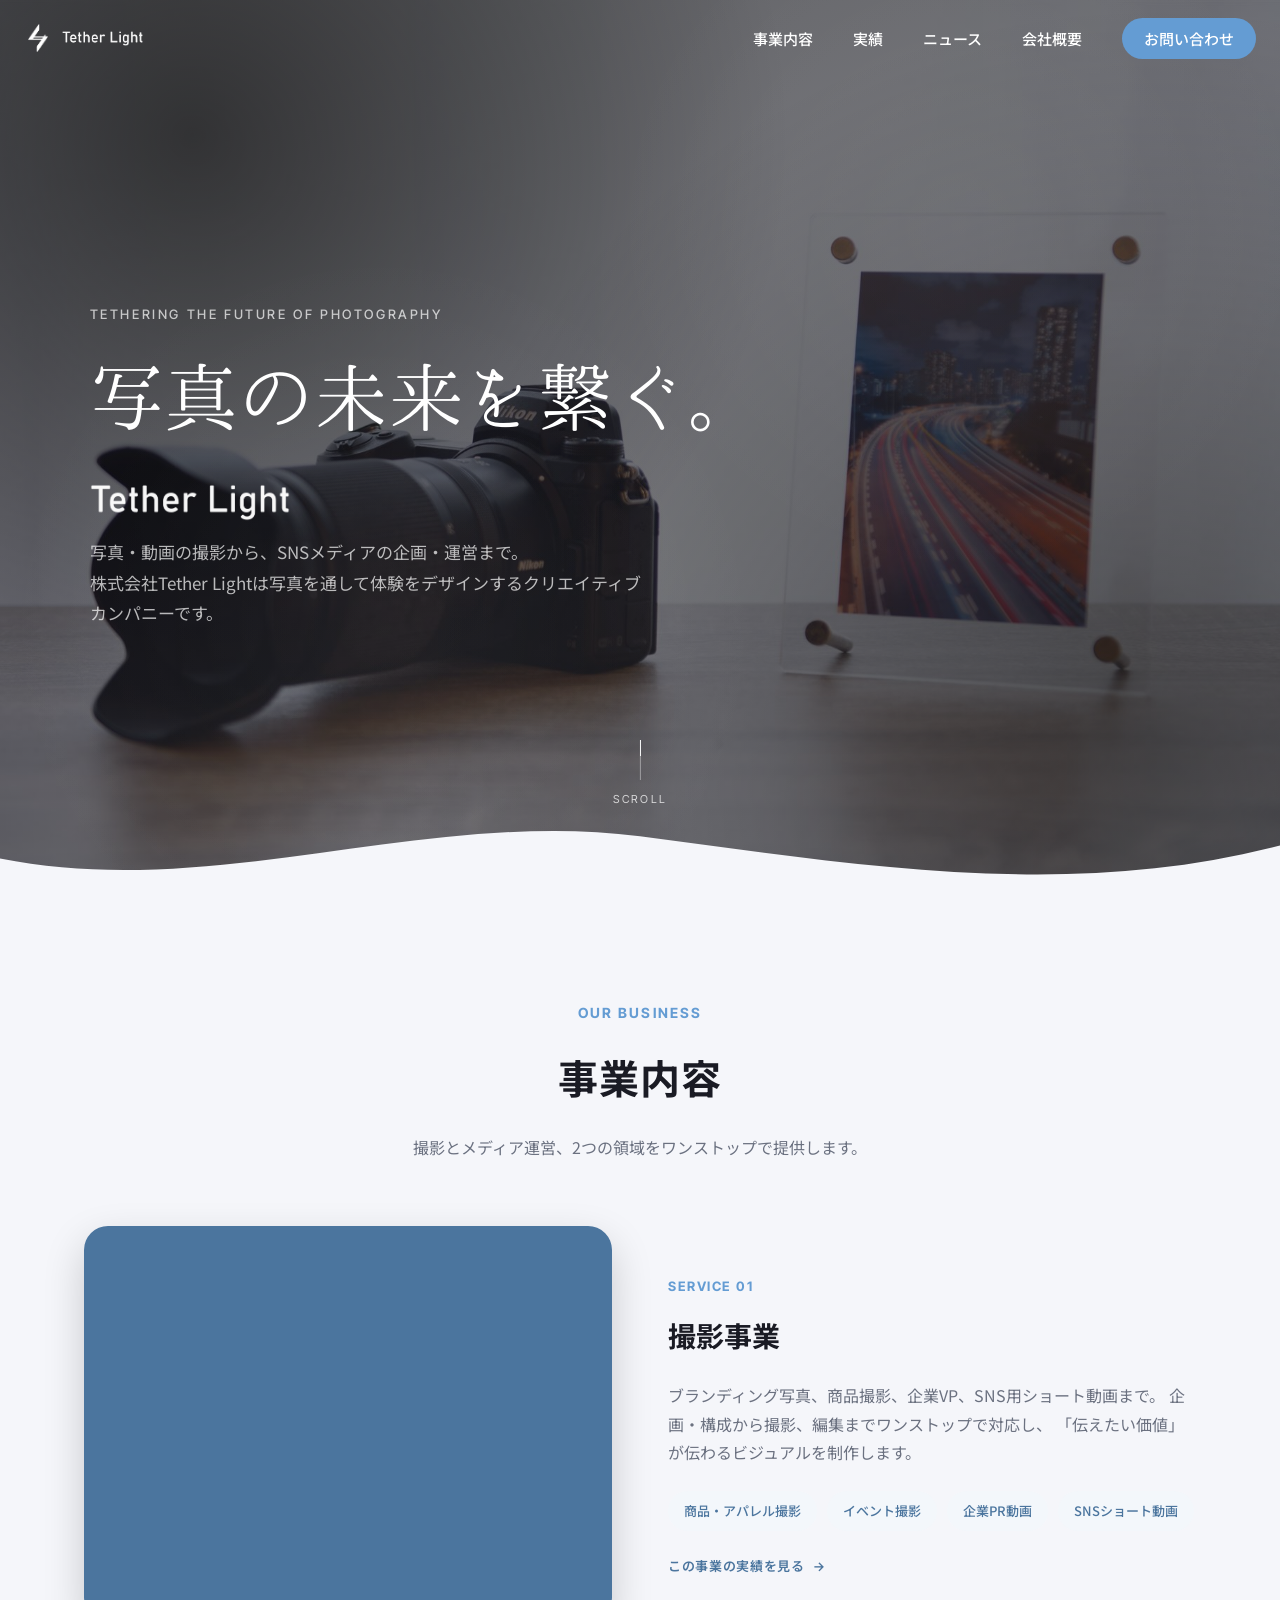
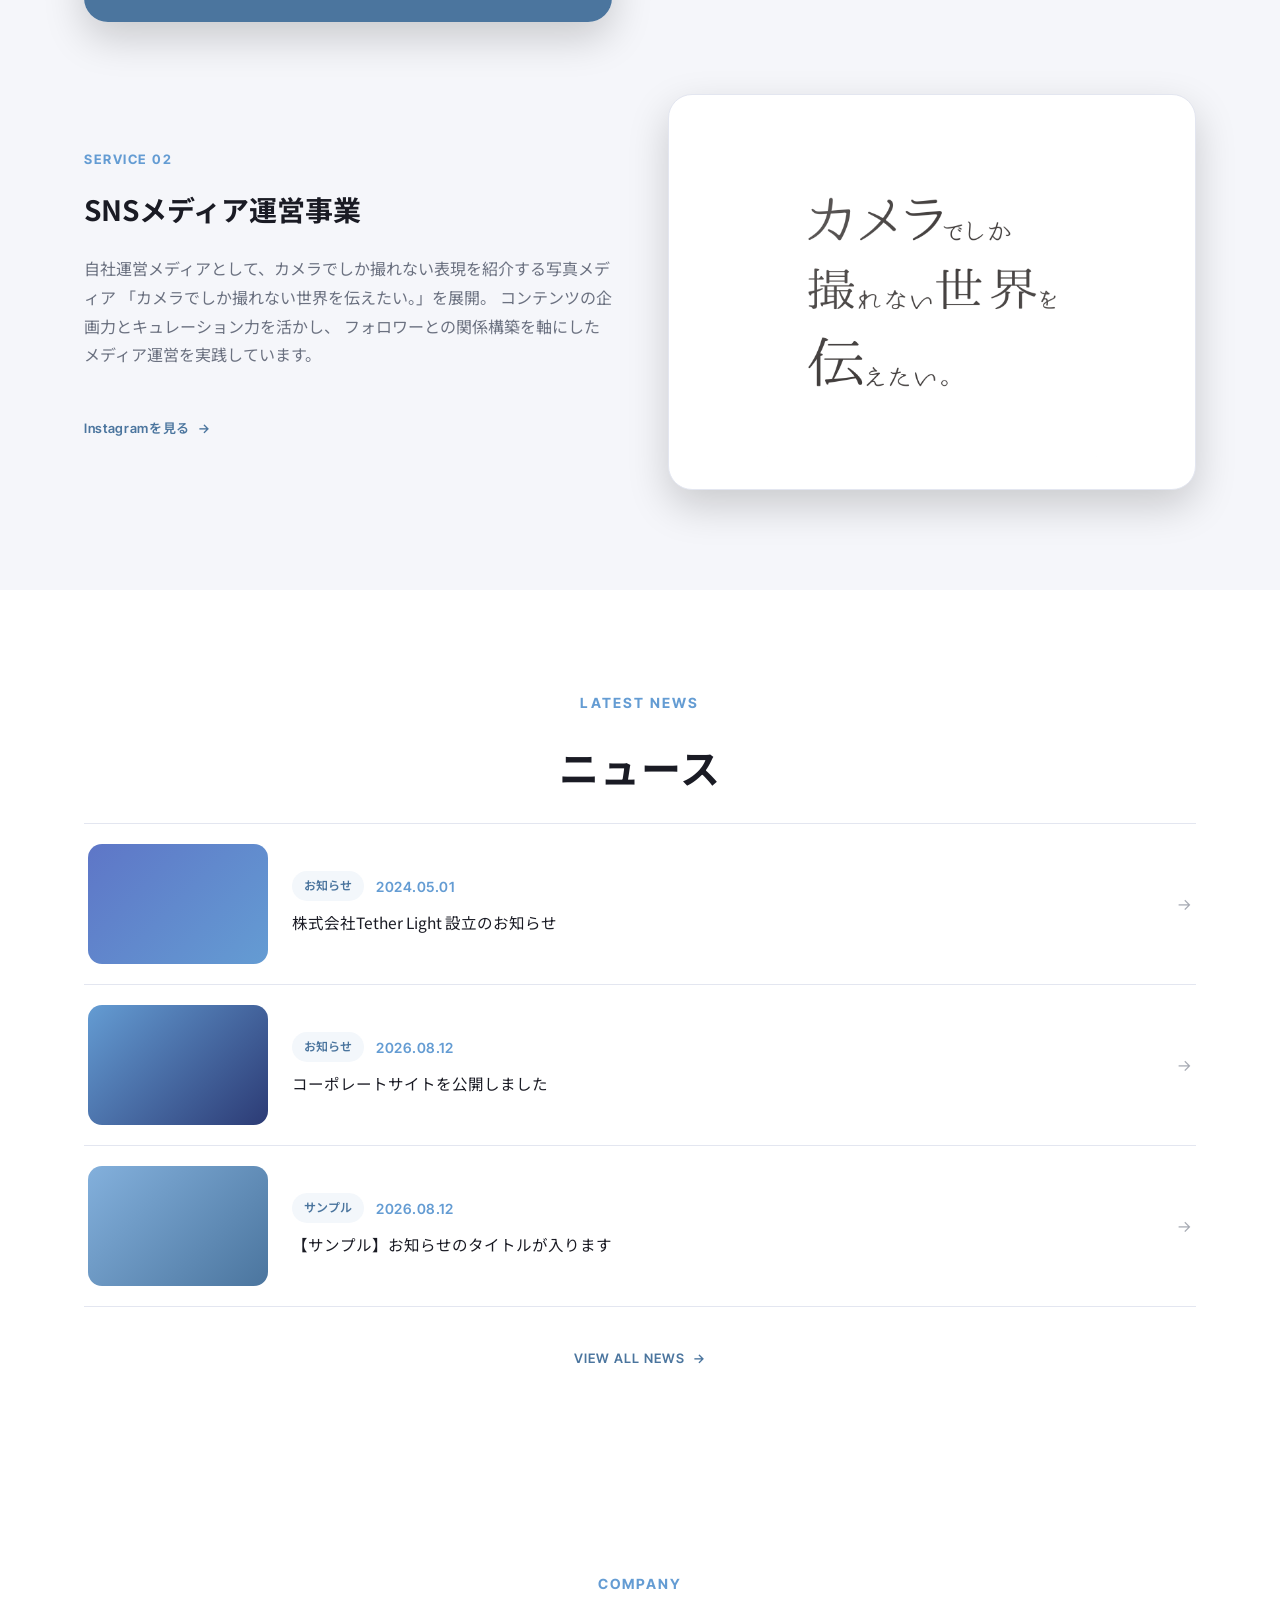
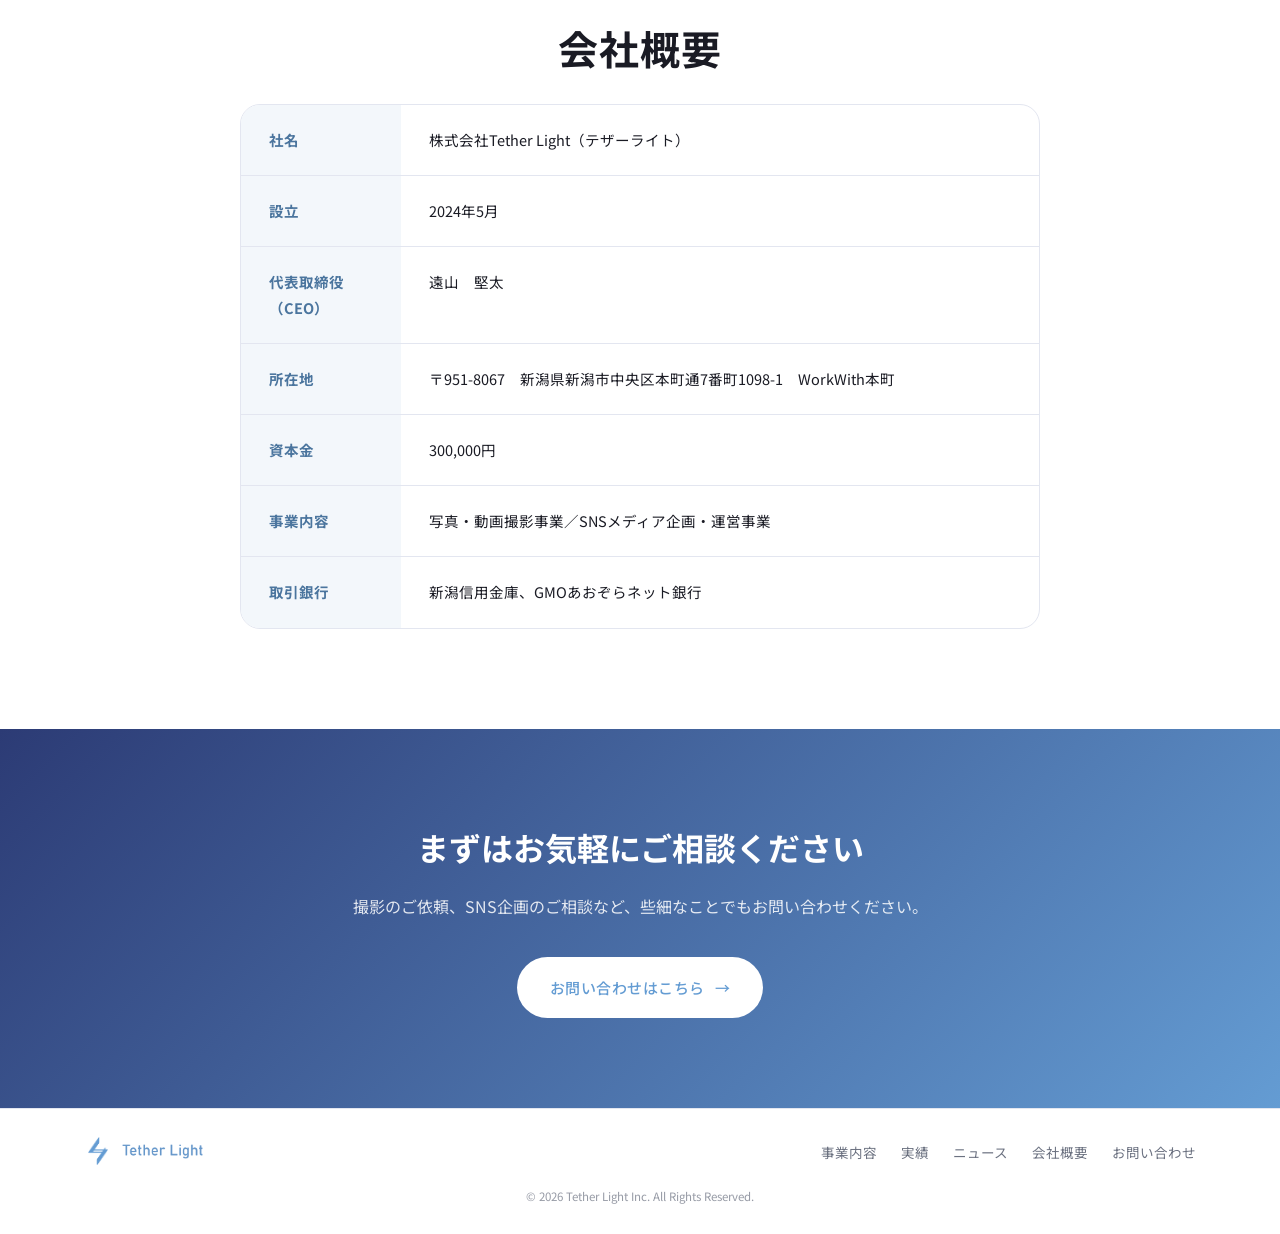
<file: index.html>
<!DOCTYPE html>
<html lang="ja">
<head>
<meta charset="UTF-8">
<meta name="viewport" content="width=device-width, initial-scale=1.0">
<!-- BUILD:HEAD:START -->
<title>株式会社Tether Light | 新潟の写真・動画制作</title>
<meta name="description" content="新潟を拠点に、写真・動画の撮影とSNSメディアの企画・運営を行う株式会社Tether Lightです。">
<!-- BUILD:HEAD:END -->
<link rel="preconnect" href="https://fonts.googleapis.com">
<link rel="preconnect" href="https://fonts.gstatic.com" crossorigin>
<link href="https://fonts.googleapis.com/css2?family=Noto+Sans+JP:wght@300;400;500;700;900&family=Inter+Tight:wght@300;400;500;600;700;800&family=Klee+One:wght@400;600&display=swap" rel="stylesheet">
<link rel="stylesheet" href="css/style.css">
</head>
<body>

<!-- オープニング。白背景にロゴを出したあと、CSSアニメーションだけで消える -->
<div class="splash" aria-hidden="true">
  <div class="splash__logo">
    <img src="images/logo-icon-blue.png" alt="" class="splash__icon">
    <img src="images/logo-text-blue.png" alt="" class="splash__text">
  </div>
</div>

<!-- ヘッダー -->
<header class="header" id="header">
  <div class="container header__inner">
    <a href="#top" class="logo">
      <img src="images/logo-icon-white.png" alt="" class="logo__mark logo__mark--white" aria-hidden="true">
      <img src="images/logo-icon-blue.png" alt="" class="logo__mark logo__mark--blue" aria-hidden="true">
      <img src="images/logo-text-white.png" alt="Tether Light" class="logo__text-img logo__text-img--white">
      <img src="images/logo-text-blue.png" alt="Tether Light" class="logo__text-img logo__text-img--blue">
    </a>

    <nav class="nav" id="nav">
      <ul class="nav__list">
        <li><a href="#business" class="nav__link">事業内容</a></li>
        <!-- BUILD:WORKS_NAV_HEADER:START --><li><a href="works/index.html" class="nav__link">実績</a></li><!-- BUILD:WORKS_NAV_HEADER:END -->
        <li><a href="#news" class="nav__link">ニュース</a></li>
        <li><a href="#company" class="nav__link">会社概要</a></li>
        <li><a href="contact.html" class="nav__link nav__link--cta">お問い合わせ</a></li>
      </ul>
    </nav>

    <button class="nav-toggle" id="navToggle" aria-label="メニューを開く" aria-expanded="false" aria-controls="nav">
      <span></span><span></span><span></span>
    </button>
  </div>
</header>

<!-- ヒーローセクション -->
<section class="hero" id="top">
  <div class="hero__bg" aria-hidden="true"></div>
  <div class="hero__overlay" aria-hidden="true"></div>
  <div class="container hero__inner">
    <p class="hero__eyebrow" data-animate>TETHERING THE FUTURE OF PHOTOGRAPHY</p>
    <h1 class="hero__tagline">写真の未来を繋ぐ。</h1>
    <p class="hero__brand" data-animate>
      <img src="images/logo-text-white.png" alt="Tether Light" class="hero__brand-img">
    </p>
    <p class="hero__lead" data-animate>
      写真・動画の撮影から、SNSメディアの企画・運営まで。<br class="br-pc">
      株式会社Tether Lightは写真を通して体験をデザインするクリエイティブカンパニーです。
    </p>
  </div>
  <a href="#business" class="hero__scroll" aria-label="下にスクロール">
    <span class="hero__scroll-line"></span>
    SCROLL
  </a>

  <div class="hero__curve" aria-hidden="true">
    <svg viewBox="0 0 1440 110" preserveAspectRatio="none" xmlns="http://www.w3.org/2000/svg">
      <path d="M0,64 C240,110 480,10 720,40 C960,70 1200,110 1440,50 L1440,110 L0,110 Z" fill="#F5F6FA"></path>
    </svg>
  </div>
</section>

<main>

  <!-- 事業内容 -->
  <section class="section business" id="business">
    <div class="container scroll-reveal">
      <p class="section-tag">OUR BUSINESS</p>
      <h2 class="section-title">事業内容</h2>
      <p class="section-lead">撮影とメディア運営、2つの領域をワンストップで提供します。</p>

      <div class="business-list">
        <article class="business-item">
          <div class="business-item__media">
            <div class="business-item__visual business-item__visual--slideshow" aria-hidden="true">
              <!-- BUILD:SERVICE_VISUAL:撮影事業:START -->
              <img src="data:image/svg+xml,%3Csvg xmlns='http://www.w3.org/2000/svg' width='800' height='600'%3E%3Crect width='800' height='600' fill='%23649CD3'/%3E%3C/svg%3E" alt="" class="business-item__slide is-active">
              <img src="data:image/svg+xml,%3Csvg xmlns='http://www.w3.org/2000/svg' width='800' height='600'%3E%3Crect width='800' height='600' fill='%234B759E'/%3E%3C/svg%3E" alt="" class="business-item__slide" loading="lazy">
              <img src="data:image/svg+xml,%3Csvg xmlns='http://www.w3.org/2000/svg' width='800' height='600'%3E%3Crect width='800' height='600' fill='%2383B0DC'/%3E%3C/svg%3E" alt="" class="business-item__slide" loading="lazy">
              <!-- BUILD:SERVICE_VISUAL:撮影事業:END -->
            </div>
          </div>
          <div class="business-item__body">
            <span class="business-item__no">SERVICE 01</span>
            <h3 class="business-item__title">撮影事業</h3>
            <p class="business-item__desc">
              ブランディング写真、商品撮影、企業VP、SNS用ショート動画まで。
              企画・構成から撮影、編集までワンストップで対応し、
              「伝えたい価値」が伝わるビジュアルを制作します。
            </p>
            <ul class="business-item__tags">
              <li>商品・アパレル撮影</li>
              <li>イベント撮影</li>
              <li>企業PR動画</li>
              <li>SNSショート動画</li>
            </ul>
            <!-- BUILD:SERVICE_LINK:撮影事業:START --><a href="works/index.html" class="business-item__cta">この事業の実績を見る<span class="btn__arrow">→</span></a><!-- BUILD:SERVICE_LINK:撮影事業:END -->
          </div>
        </article>

        <article class="business-item business-item--reverse">
          <div class="business-item__media">
            <div class="business-item__visual business-item__visual--framed" aria-hidden="true">
              <img src="images/camerasekai-logo.png" alt="" class="business-item__logo-img">
            </div>
          </div>
          <div class="business-item__body">
            <span class="business-item__no">SERVICE 02</span>
            <h3 class="business-item__title">SNSメディア運営事業</h3>
            <p class="business-item__desc">
              自社運営メディアとして、カメラでしか撮れない表現を紹介する写真メディア
              「カメラでしか撮れない世界を伝えたい。」を展開。
              コンテンツの企画力とキュレーション力を活かし、
              フォロワーとの関係構築を軸にしたメディア運営を実践しています。
            </p>
            <a href="https://www.instagram.com/came_shika?igsh=MTFyMGM4ZWp0cWk2eg%3D%3D&amp;utm_source=qr" class="business-item__cta" target="_blank" rel="noopener noreferrer">Instagramを見る<span class="btn__arrow">→</span></a>
          </div>
        </article>
      </div>
    </div>
  </section>

  <!-- ニュース -->
  <section class="section news" id="news">
    <div class="container scroll-reveal">
      <p class="section-tag">LATEST NEWS</p>
      <h2 class="section-title">ニュース</h2>

      <div class="news-list">
        <!-- BUILD:NEWS_LATEST:START -->
        <a href="news/news-01.html" class="news-item">
          <div class="news-item__thumb news-item__thumb--sample-1" aria-hidden="true"></div>
          <div class="news-item__content">
            <div class="news-item__meta">
              <span class="news-item__category">お知らせ</span>
              <span class="news-item__date">2024.05.01</span>
            </div>
            <span class="news-item__title">株式会社Tether Light 設立のお知らせ</span>
          </div>
          <span class="news-item__arrow">→</span>
        </a>
        <a href="news/news-02.html" class="news-item">
          <div class="news-item__thumb news-item__thumb--sample-2" aria-hidden="true"></div>
          <div class="news-item__content">
            <div class="news-item__meta">
              <span class="news-item__category">お知らせ</span>
              <span class="news-item__date">2026.08.12</span>
            </div>
            <span class="news-item__title">コーポレートサイトを公開しました</span>
          </div>
          <span class="news-item__arrow">→</span>
        </a>
        <a href="news/news-03.html" class="news-item">
          <div class="news-item__thumb news-item__thumb--sample-3" aria-hidden="true"></div>
          <div class="news-item__content">
            <div class="news-item__meta">
              <span class="news-item__category">サンプル</span>
              <span class="news-item__date">2026.08.12</span>
            </div>
            <span class="news-item__title">【サンプル】お知らせのタイトルが入ります</span>
          </div>
          <span class="news-item__arrow">→</span>
        </a>
        <!-- BUILD:NEWS_LATEST:END -->
      </div>

      <a href="news/index.html" class="news-viewall">VIEW ALL NEWS<span class="btn__arrow">→</span></a>
    </div>
  </section>

  <!-- 会社概要 -->
  <section class="section company" id="company">
    <div class="container scroll-reveal">
      <p class="section-tag">COMPANY</p>
      <h2 class="section-title">会社概要</h2>

      <div class="company-table-wrap">
        <table class="company-table">
          <tbody>
            <tr>
              <th>社名</th>
              <td>株式会社Tether Light（テザーライト）</td>
            </tr>
            <tr>
              <th>設立</th>
              <td>2024年5月</td>
            </tr>
            <tr>
              <th>代表取締役（CEO）</th>
              <td>遠山　堅太</td>
            </tr>
            <tr>
              <th>所在地</th>
              <td>〒951-8067　新潟県新潟市中央区本町通7番町1098-1　WorkWith本町</td>
            </tr>
            <tr>
              <th>資本金</th>
              <td>300,000円</td>
            </tr>
            <tr>
              <th>事業内容</th>
              <td>写真・動画撮影事業／SNSメディア企画・運営事業</td>
            </tr>
            <tr>
              <th>取引銀行</th>
              <td>新潟信用金庫、GMOあおぞらネット銀行</td>
            </tr>
          </tbody>
        </table>
      </div>
    </div>
  </section>

  <!-- コンタクトCTA -->
  <section class="cta" id="contact">
    <div class="container cta__inner" data-animate>
      <h2 class="cta__title">まずはお気軽にご相談ください</h2>
      <p class="cta__text">撮影のご依頼、SNS企画のご相談など、些細なことでもお問い合わせください。</p>
      <a href="contact.html" class="btn btn--white">お問い合わせはこちら<span class="btn__arrow">→</span></a>
    </div>
  </section>

</main>

<!-- フッター -->
<footer class="footer">
  <div class="container footer__inner">
    <a href="#top" class="logo logo--footer">
      <img src="images/logo-icon-blue.png" alt="" class="logo__mark" aria-hidden="true">
      <img src="images/logo-text-blue.png" alt="Tether Light" class="logo__text-img">
    </a>

    <nav class="footer__nav">
      <ul>
        <li><a href="#business">事業内容</a></li>
        <!-- BUILD:WORKS_NAV_FOOTER:START --><li><a href="works/index.html">実績</a></li><!-- BUILD:WORKS_NAV_FOOTER:END -->
        <li><a href="#news">ニュース</a></li>
        <li><a href="#company">会社概要</a></li>
        <li><a href="contact.html">お問い合わせ</a></li>
      </ul>
    </nav>
  </div>
  <p class="footer__copy">&copy; 2026 Tether Light Inc. All Rights Reserved.</p>
</footer>

<script src="js/script.js"></script>
</body>
</html>
</file>
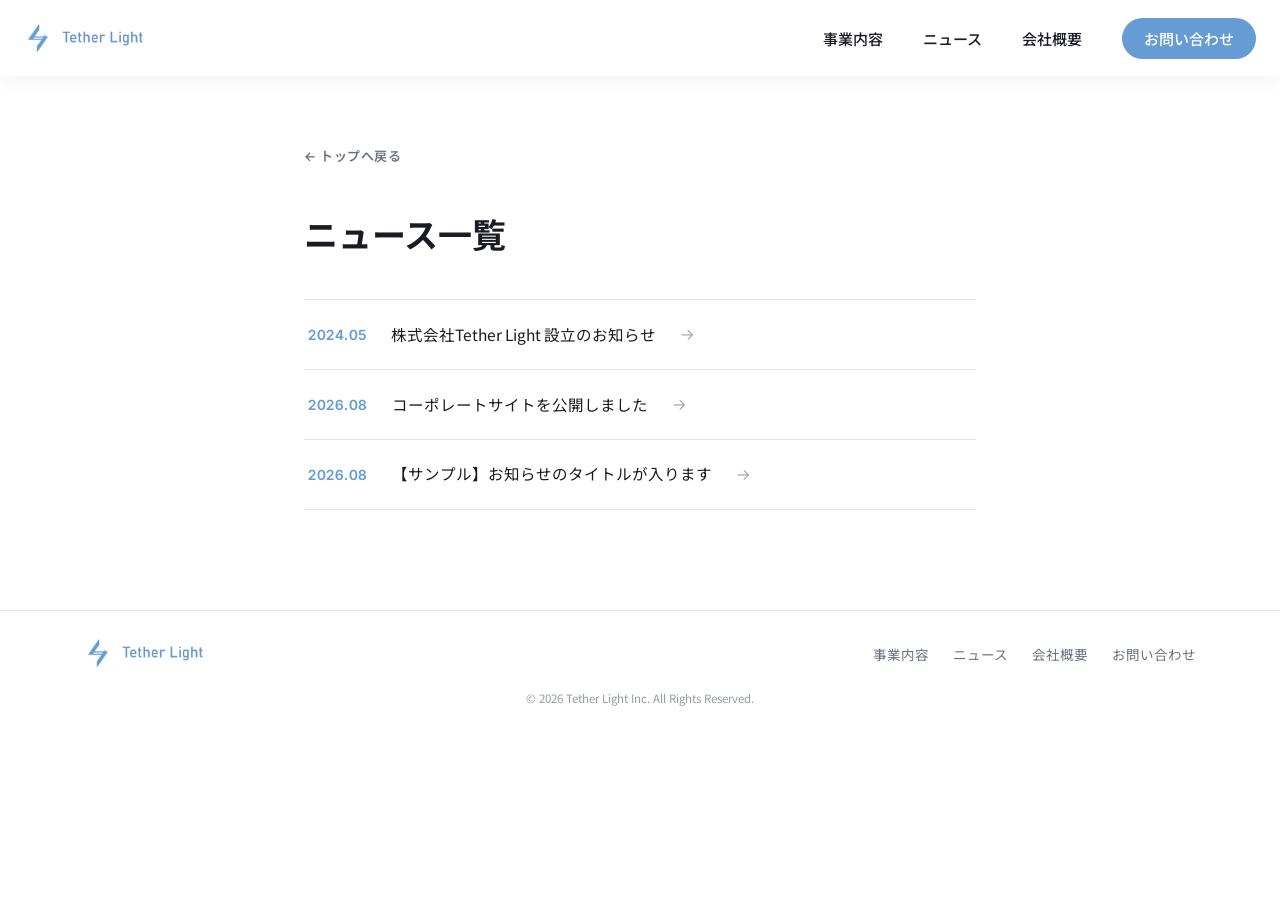
<file: news/index.html>
<!DOCTYPE html>
<html lang="ja">
<head>
<meta charset="UTF-8">
<meta name="viewport" content="width=device-width, initial-scale=1.0">
<title>ニュース一覧 | Tether Light</title>
<link rel="preconnect" href="https://fonts.googleapis.com">
<link rel="preconnect" href="https://fonts.gstatic.com" crossorigin>
<link href="https://fonts.googleapis.com/css2?family=Noto+Sans+JP:wght@300;400;500;700;900&family=Inter+Tight:wght@300;400;500;600;700;800&family=Klee+One:wght@400;600&display=swap" rel="stylesheet">
<link rel="stylesheet" href="../css/style.css">
</head>
<body>

<header class="header header--solid" id="header">
  <div class="container header__inner">
    <a href="../index.html#top" class="logo">
      <img src="../images/logo-icon-white.png" alt="" class="logo__mark logo__mark--white" aria-hidden="true">
      <img src="../images/logo-icon-blue.png" alt="" class="logo__mark logo__mark--blue" aria-hidden="true">
      <img src="../images/logo-text-white.png" alt="Tether Light" class="logo__text-img logo__text-img--white">
      <img src="../images/logo-text-blue.png" alt="Tether Light" class="logo__text-img logo__text-img--blue">
    </a>

    <nav class="nav" id="nav">
      <ul class="nav__list">
        <li><a href="../index.html#business" class="nav__link">事業内容</a></li>
        <li><a href="../index.html#news" class="nav__link">ニュース</a></li>
        <li><a href="../index.html#company" class="nav__link">会社概要</a></li>
        <li><a href="../contact.html" class="nav__link nav__link--cta">お問い合わせ</a></li>
      </ul>
    </nav>

    <button class="nav-toggle" id="navToggle" aria-label="メニューを開く" aria-expanded="false" aria-controls="nav">
      <span></span><span></span><span></span>
    </button>
  </div>
</header>

<main class="article">
  <div class="container article__inner">
    <a href="../index.html#news" class="article__back">← トップへ戻る</a>
    <h1 class="article__title" style="border-bottom:none; margin-bottom:8px;">ニュース一覧</h1>

    <div class="news-index-list">
      <a href="news-01.html" class="news-item">
        <span class="news-item__date">2024.05</span>
        <span class="news-item__title">株式会社Tether Light 設立のお知らせ</span>
        <span class="news-item__arrow">→</span>
      </a>
      <a href="news-02.html" class="news-item">
        <span class="news-item__date">2026.08</span>
        <span class="news-item__title">コーポレートサイトを公開しました</span>
        <span class="news-item__arrow">→</span>
      </a>
      <a href="news-03.html" class="news-item">
        <span class="news-item__date">2026.08</span>
        <span class="news-item__title">【サンプル】お知らせのタイトルが入ります</span>
        <span class="news-item__arrow">→</span>
      </a>
    </div>
  </div>
</main>

<footer class="footer">
  <div class="container footer__inner">
    <a href="../index.html#top" class="logo logo--footer">
      <img src="../images/logo-icon-blue.png" alt="" class="logo__mark" aria-hidden="true">
      <img src="../images/logo-text-blue.png" alt="Tether Light" class="logo__text-img">
    </a>

    <nav class="footer__nav">
      <ul>
        <li><a href="../index.html#business">事業内容</a></li>
        <li><a href="../index.html#news">ニュース</a></li>
        <li><a href="../index.html#company">会社概要</a></li>
        <li><a href="../contact.html">お問い合わせ</a></li>
      </ul>
    </nav>
  </div>
  <p class="footer__copy">&copy; 2026 Tether Light Inc. All Rights Reserved.</p>
</footer>

<script src="../js/script.js"></script>
</body>
</html>
</file>
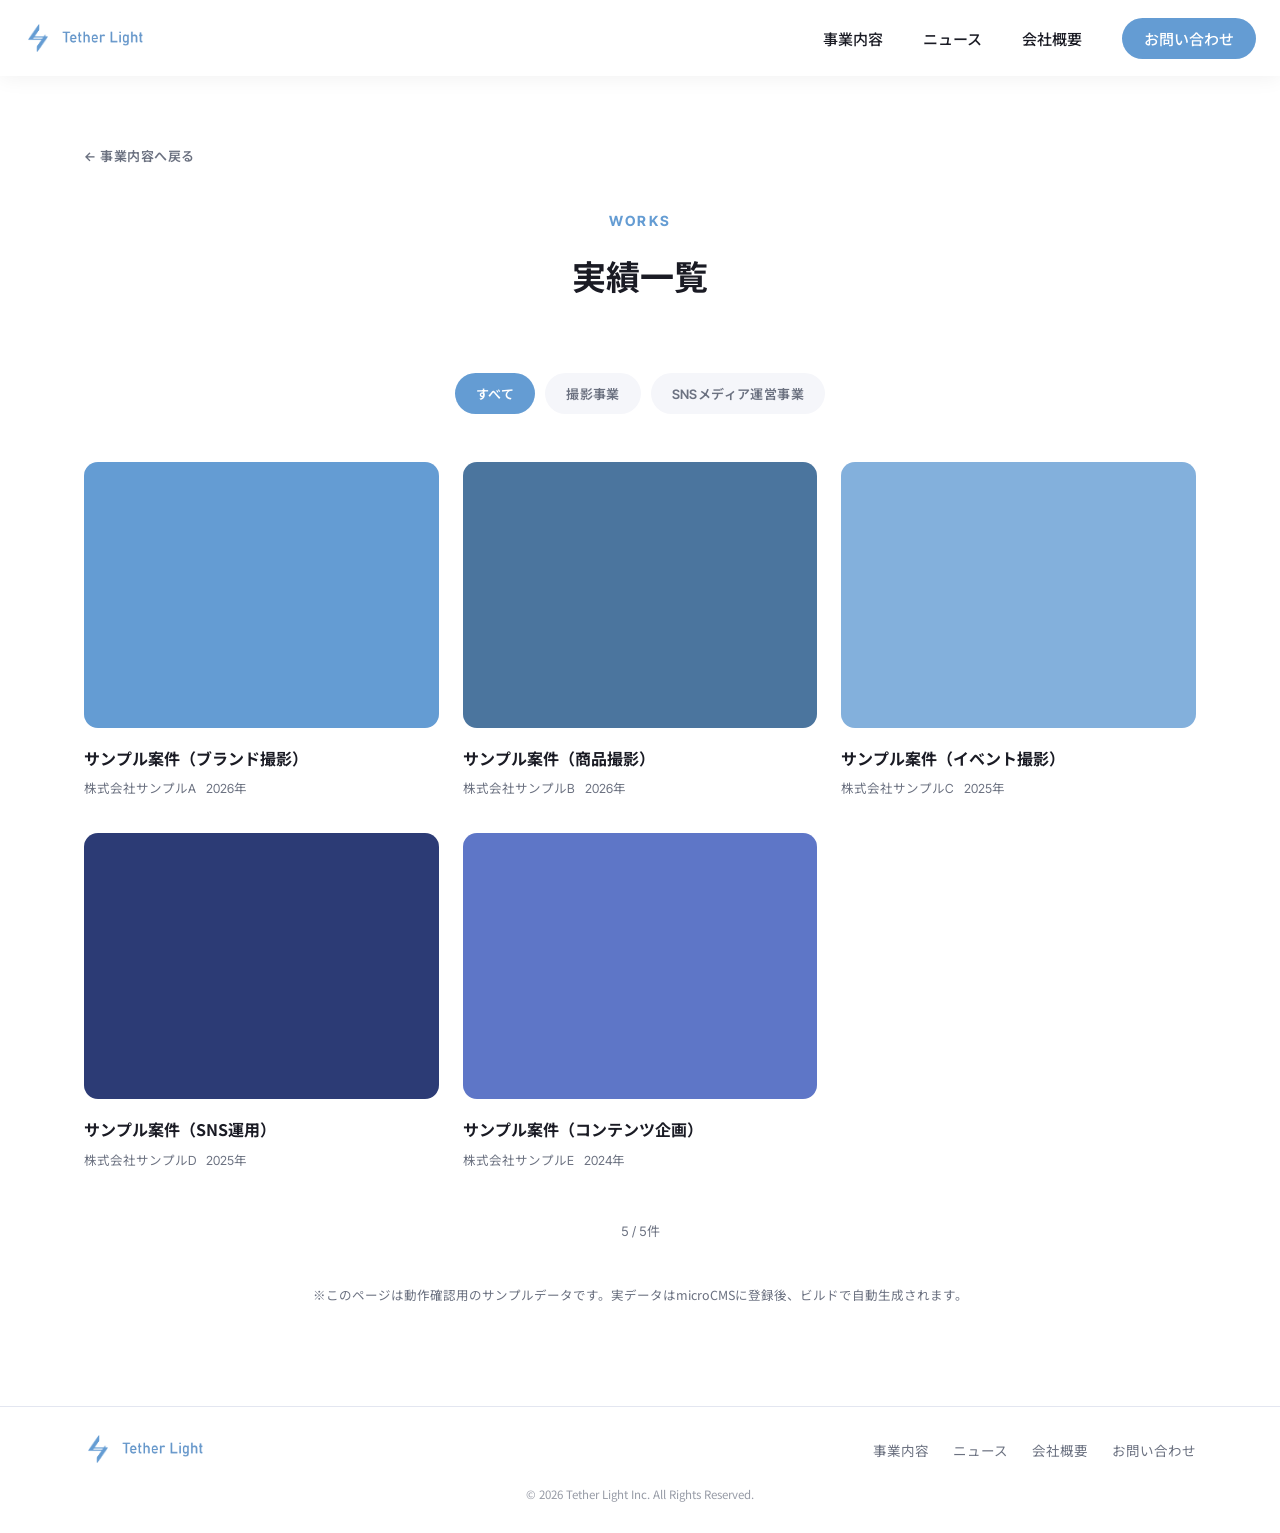
<file: works/index.html>
<!DOCTYPE html>
<html lang="ja">
<head>
<meta charset="UTF-8">
<meta name="viewport" content="width=device-width, initial-scale=1.0">
<title>実績一覧 | Tether Light</title>
<meta name="description" content="Tether Lightの撮影・動画制作の実績一覧です。">
<link rel="preconnect" href="https://fonts.googleapis.com">
<link rel="preconnect" href="https://fonts.gstatic.com" crossorigin>
<link href="https://fonts.googleapis.com/css2?family=Noto+Sans+JP:wght@300;400;500;700;900&family=Inter+Tight:wght@300;400;500;600;700;800&family=Klee+One:wght@400;600&display=swap" rel="stylesheet">
<link rel="stylesheet" href="../css/style.css">
</head>
<body>

<header class="header header--solid" id="header">
  <div class="container header__inner">
    <a href="../index.html#top" class="logo">
      <img src="../images/logo-icon-white.png" alt="" class="logo__mark logo__mark--white" aria-hidden="true">
      <img src="../images/logo-icon-blue.png" alt="" class="logo__mark logo__mark--blue" aria-hidden="true">
      <img src="../images/logo-text-white.png" alt="Tether Light" class="logo__text-img logo__text-img--white">
      <img src="../images/logo-text-blue.png" alt="Tether Light" class="logo__text-img logo__text-img--blue">
    </a>

    <nav class="nav" id="nav">
      <ul class="nav__list">
        <li><a href="../index.html#business" class="nav__link">事業内容</a></li>
        <li><a href="../index.html#news" class="nav__link">ニュース</a></li>
        <li><a href="../index.html#company" class="nav__link">会社概要</a></li>
        <li><a href="../contact.html" class="nav__link nav__link--cta">お問い合わせ</a></li>
      </ul>
    </nav>

    <button class="nav-toggle" id="navToggle" aria-label="メニューを開く" aria-expanded="false" aria-controls="nav">
      <span></span><span></span><span></span>
    </button>
  </div>
</header>

<main class="article">
  <div class="container article__inner" style="max-width: 1160px;">
    <a href="../index.html#business" class="article__back">← 事業内容へ戻る</a>
    <p class="section-tag" data-animate>WORKS</p>
    <h1 class="article__title" style="border-bottom: none; text-align: center;" data-animate>実績一覧</h1>

    <div class="works-tabs" id="worksTabs" data-animate>
      <button type="button" class="works-tabs__item is-active" data-service="all">すべて</button>
      <button type="button" class="works-tabs__item" data-service="service-shooting">撮影事業</button>
      <button type="button" class="works-tabs__item" data-service="service-sns">SNSメディア運営事業</button>
    </div>

    <div class="works-grid" id="worksGrid" data-animate>
      <a href="sample-01.html" class="work-card" data-service="service-shooting" data-order="1">
        <div class="work-card__thumb-wrap">
          <img src="data:image/svg+xml,%3Csvg xmlns='http://www.w3.org/2000/svg' width='800' height='600'%3E%3Crect width='800' height='600' fill='%23649CD3'/%3E%3C/svg%3E" alt="サンプル案件1" class="work-card__thumb" width="800" height="600">
        </div>
        <p class="work-card__title">サンプル案件（ブランド撮影）</p>
        <div class="work-card__meta"><span>株式会社サンプルA</span><span>2026年</span></div>
      </a>
      <a href="sample-02.html" class="work-card" data-service="service-shooting" data-order="2">
        <div class="work-card__thumb-wrap">
          <img src="data:image/svg+xml,%3Csvg xmlns='http://www.w3.org/2000/svg' width='800' height='1000'%3E%3Crect width='800' height='1000' fill='%234B759E'/%3E%3C/svg%3E" alt="サンプル案件2" class="work-card__thumb" width="800" height="600">
        </div>
        <p class="work-card__title">サンプル案件（商品撮影）</p>
        <div class="work-card__meta"><span>株式会社サンプルB</span><span>2026年</span></div>
      </a>
      <a href="#" class="work-card" data-service="service-shooting" data-order="3">
        <div class="work-card__thumb-wrap">
          <img src="data:image/svg+xml,%3Csvg xmlns='http://www.w3.org/2000/svg' width='1200' height='800'%3E%3Crect width='1200' height='800' fill='%2383B0DC'/%3E%3C/svg%3E" alt="サンプル案件3" class="work-card__thumb" width="800" height="600" loading="lazy">
        </div>
        <p class="work-card__title">サンプル案件（イベント撮影）</p>
        <div class="work-card__meta"><span>株式会社サンプルC</span><span>2025年</span></div>
      </a>
      <a href="#" class="work-card" data-service="service-sns" data-order="4">
        <div class="work-card__thumb-wrap">
          <img src="data:image/svg+xml,%3Csvg xmlns='http://www.w3.org/2000/svg' width='800' height='800'%3E%3Crect width='800' height='800' fill='%232C3B75'/%3E%3C/svg%3E" alt="サンプル案件4" class="work-card__thumb" width="800" height="600" loading="lazy">
        </div>
        <p class="work-card__title">サンプル案件（SNS運用）</p>
        <div class="work-card__meta"><span>株式会社サンプルD</span><span>2025年</span></div>
      </a>
      <a href="#" class="work-card" data-service="service-sns" data-order="5">
        <div class="work-card__thumb-wrap">
          <img src="data:image/svg+xml,%3Csvg xmlns='http://www.w3.org/2000/svg' width='900' height='600'%3E%3Crect width='900' height='600' fill='%235E76C7'/%3E%3C/svg%3E" alt="サンプル案件5" class="work-card__thumb" width="800" height="600" loading="lazy">
        </div>
        <p class="work-card__title">サンプル案件（コンテンツ企画）</p>
        <div class="work-card__meta"><span>株式会社サンプルE</span><span>2024年</span></div>
      </a>
    </div>

    <p class="works-empty" id="worksEmpty" hidden>該当する実績はありません。</p>

    <div class="works-footer">
      <p class="works-count" id="worksCount"></p>
      <button class="works-loadmore" id="worksLoadMore" type="button">もっと見る</button>
    </div>

    <p class="form-hint" style="text-align:center; margin-top: 40px;">
      ※このページは動作確認用のサンプルデータです。実データはmicroCMSに登録後、ビルドで自動生成されます。
    </p>
  </div>
</main>

<footer class="footer">
  <div class="container footer__inner">
    <a href="../index.html#top" class="logo logo--footer">
      <img src="../images/logo-icon-blue.png" alt="" class="logo__mark" aria-hidden="true">
      <img src="../images/logo-text-blue.png" alt="Tether Light" class="logo__text-img">
    </a>

    <nav class="footer__nav">
      <ul>
        <li><a href="../index.html#business">事業内容</a></li>
        <li><a href="../index.html#news">ニュース</a></li>
        <li><a href="../index.html#company">会社概要</a></li>
        <li><a href="../contact.html">お問い合わせ</a></li>
      </ul>
    </nav>
  </div>
  <p class="footer__copy">&copy; 2026 Tether Light Inc. All Rights Reserved.</p>
</footer>

<script src="../js/script.js"></script>
<script src="../js/works.js"></script>
</body>
</html>
</file>
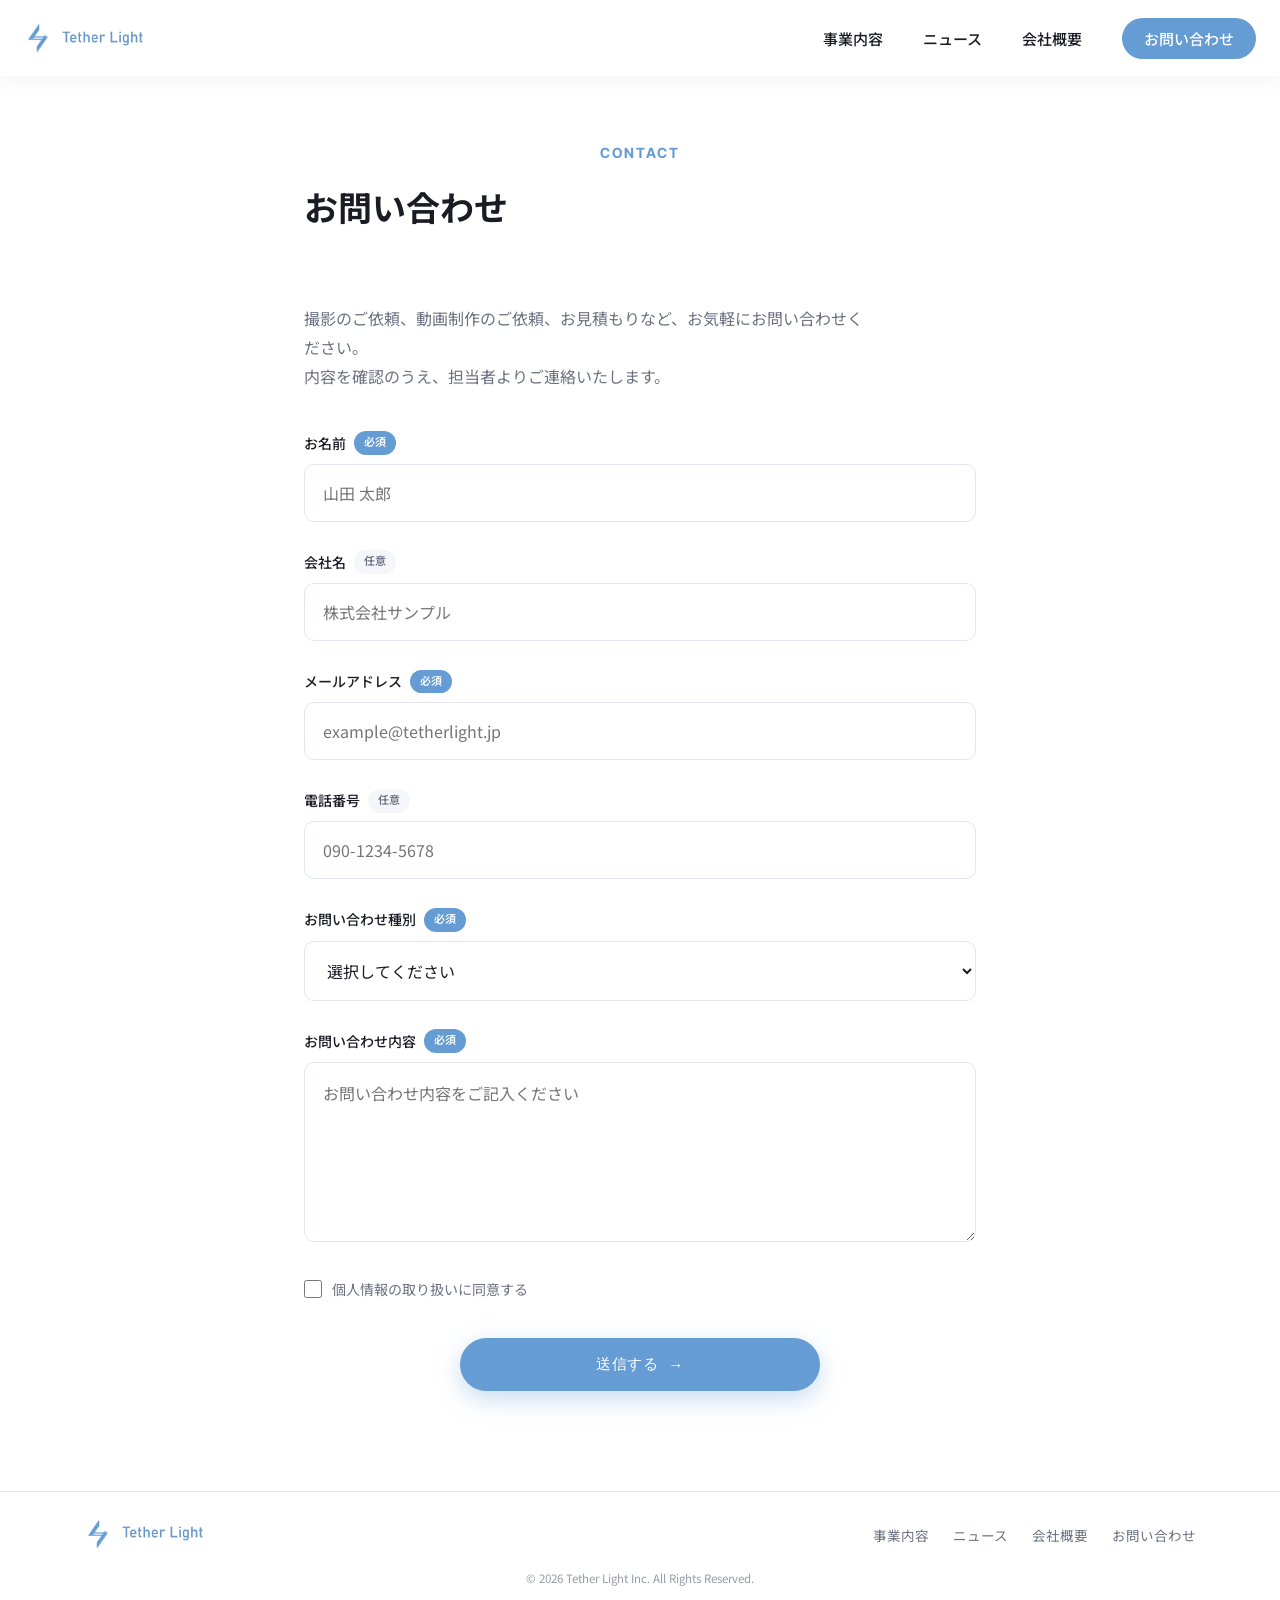
<file: contact.html>
<!DOCTYPE html>
<html lang="ja">
<head>
<meta charset="UTF-8">
<meta name="viewport" content="width=device-width, initial-scale=1.0">
<!-- BUILD:HEAD:START -->
<title>お問い合わせ | 株式会社Tether Light</title>
<meta name="description" content="株式会社Tether Lightへのお問い合わせはこちらのフォームからお願いいたします。">
<!-- BUILD:HEAD:END -->
<link rel="preconnect" href="https://fonts.googleapis.com">
<link rel="preconnect" href="https://fonts.gstatic.com" crossorigin>
<link href="https://fonts.googleapis.com/css2?family=Noto+Sans+JP:wght@300;400;500;700;900&family=Inter+Tight:wght@300;400;500;600;700;800&family=Klee+One:wght@400;600&display=swap" rel="stylesheet">
<link rel="stylesheet" href="css/style.css">
</head>
<body>

<header class="header header--solid" id="header">
  <div class="container header__inner">
    <a href="index.html#top" class="logo">
      <img src="images/logo-icon-white.png" alt="" class="logo__mark logo__mark--white" aria-hidden="true">
      <img src="images/logo-icon-blue.png" alt="" class="logo__mark logo__mark--blue" aria-hidden="true">
      <img src="images/logo-text-white.png" alt="Tether Light" class="logo__text-img logo__text-img--white">
      <img src="images/logo-text-blue.png" alt="Tether Light" class="logo__text-img logo__text-img--blue">
    </a>

    <nav class="nav" id="nav">
      <ul class="nav__list">
        <li><a href="index.html#business" class="nav__link">事業内容</a></li>
        <li><a href="index.html#news" class="nav__link">ニュース</a></li>
        <li><a href="index.html#company" class="nav__link">会社概要</a></li>
        <li><a href="contact.html" class="nav__link nav__link--cta">お問い合わせ</a></li>
      </ul>
    </nav>

    <button class="nav-toggle" id="navToggle" aria-label="メニューを開く" aria-expanded="false" aria-controls="nav">
      <span></span><span></span><span></span>
    </button>
  </div>
</header>

<main class="article">
  <div class="container article__inner">
    <p class="section-tag" data-animate>CONTACT</p>
    <h1 class="article__title" style="border-bottom: none;" data-animate>お問い合わせ</h1>
    <p class="section-lead" style="margin: 0 0 40px; text-align: left;" data-animate>
      撮影のご依頼、動画制作のご依頼、お見積もりなど、お気軽にお問い合わせください。<br class="br-pc">
      内容を確認のうえ、担当者よりご連絡いたします。
    </p>

    <form class="contact-form" action="https://formspree.io/f/xyegwvlp" method="POST" id="contactForm" data-animate>

      <div class="form-field">
        <label class="form-label" for="name">
          お名前
          <span class="form-label__badge form-label__badge--required">必須</span>
        </label>
        <input class="form-input" type="text" id="name" name="name" placeholder="山田 太郎" required>
      </div>

      <div class="form-field">
        <label class="form-label" for="company">
          会社名
          <span class="form-label__badge form-label__badge--optional">任意</span>
        </label>
        <input class="form-input" type="text" id="company" name="company" placeholder="株式会社サンプル">
      </div>

      <div class="form-field">
        <label class="form-label" for="email">
          メールアドレス
          <span class="form-label__badge form-label__badge--required">必須</span>
        </label>
        <input class="form-input" type="email" id="email" name="email" placeholder="example@tetherlight.jp" required>
      </div>

      <div class="form-field">
        <label class="form-label" for="tel">
          電話番号
          <span class="form-label__badge form-label__badge--optional">任意</span>
        </label>
        <input class="form-input" type="tel" id="tel" name="tel" placeholder="090-1234-5678">
      </div>

      <div class="form-field">
        <label class="form-label" for="category">
          お問い合わせ種別
          <span class="form-label__badge form-label__badge--required">必須</span>
        </label>
        <select class="form-select" id="category" name="category" required>
          <option value="" disabled selected>選択してください</option>
          <option value="撮影のご依頼">撮影のご依頼</option>
          <option value="動画制作のご依頼">動画制作のご依頼</option>
          <option value="お見積もり">お見積もり</option>
          <option value="その他">その他</option>
        </select>
      </div>

      <div class="form-field">
        <label class="form-label" for="message">
          お問い合わせ内容
          <span class="form-label__badge form-label__badge--required">必須</span>
        </label>
        <textarea class="form-textarea" id="message" name="message" placeholder="お問い合わせ内容をご記入ください" required></textarea>
      </div>

      <div class="form-checkbox-field">
        <input type="checkbox" id="privacy" name="privacy" value="agree" required>
        <label for="privacy">個人情報の取り扱いに同意する</label>
      </div>

      <!-- 送信後のリダイレクト先（JSで絶対URLをセット） -->
      <input type="hidden" name="_next" id="formNext" value="thanks.html">
      <!-- メールの件名 -->
      <input type="hidden" name="_subject" id="formSubject" value="Webサイトお問い合わせ（Tether Light）">
      <!-- スパム対策のおとり項目。人間には見えないようにする -->
      <div style="position: absolute; left: -9999px;" aria-hidden="true">
        <label for="_gotcha">この項目は入力しないでください</label>
        <input type="text" id="_gotcha" name="_gotcha" tabindex="-1" autocomplete="off">
      </div>

      <button type="submit" class="btn btn--primary" id="submitBtn">送信する<span class="btn__arrow">→</span></button>
    </form>
  </div>
</main>

<footer class="footer">
  <div class="container footer__inner">
    <a href="index.html#top" class="logo logo--footer">
      <img src="images/logo-icon-blue.png" alt="" class="logo__mark" aria-hidden="true">
      <img src="images/logo-text-blue.png" alt="Tether Light" class="logo__text-img">
    </a>

    <nav class="footer__nav">
      <ul>
        <li><a href="index.html#business">事業内容</a></li>
        <li><a href="index.html#news">ニュース</a></li>
        <li><a href="index.html#company">会社概要</a></li>
        <li><a href="contact.html">お問い合わせ</a></li>
      </ul>
    </nav>
  </div>
  <p class="footer__copy">&copy; 2026 Tether Light Inc. All Rights Reserved.</p>
</footer>

<script src="js/script.js"></script>
<script>
  document.getElementById("formNext").value =
    window.location.origin + window.location.pathname.replace(/contact\.html$/, "thanks.html");

  var categorySelect = document.getElementById("category");
  var subjectField = document.getElementById("formSubject");
  categorySelect.addEventListener("change", function () {
    subjectField.value = "Webサイトお問い合わせ（" + categorySelect.value + "）";
  });

  document.getElementById("contactForm").addEventListener("submit", function () {
    var btn = document.getElementById("submitBtn");
    btn.disabled = true;
    btn.textContent = "送信中...";
  });
</script>
</body>
</html>
</file>
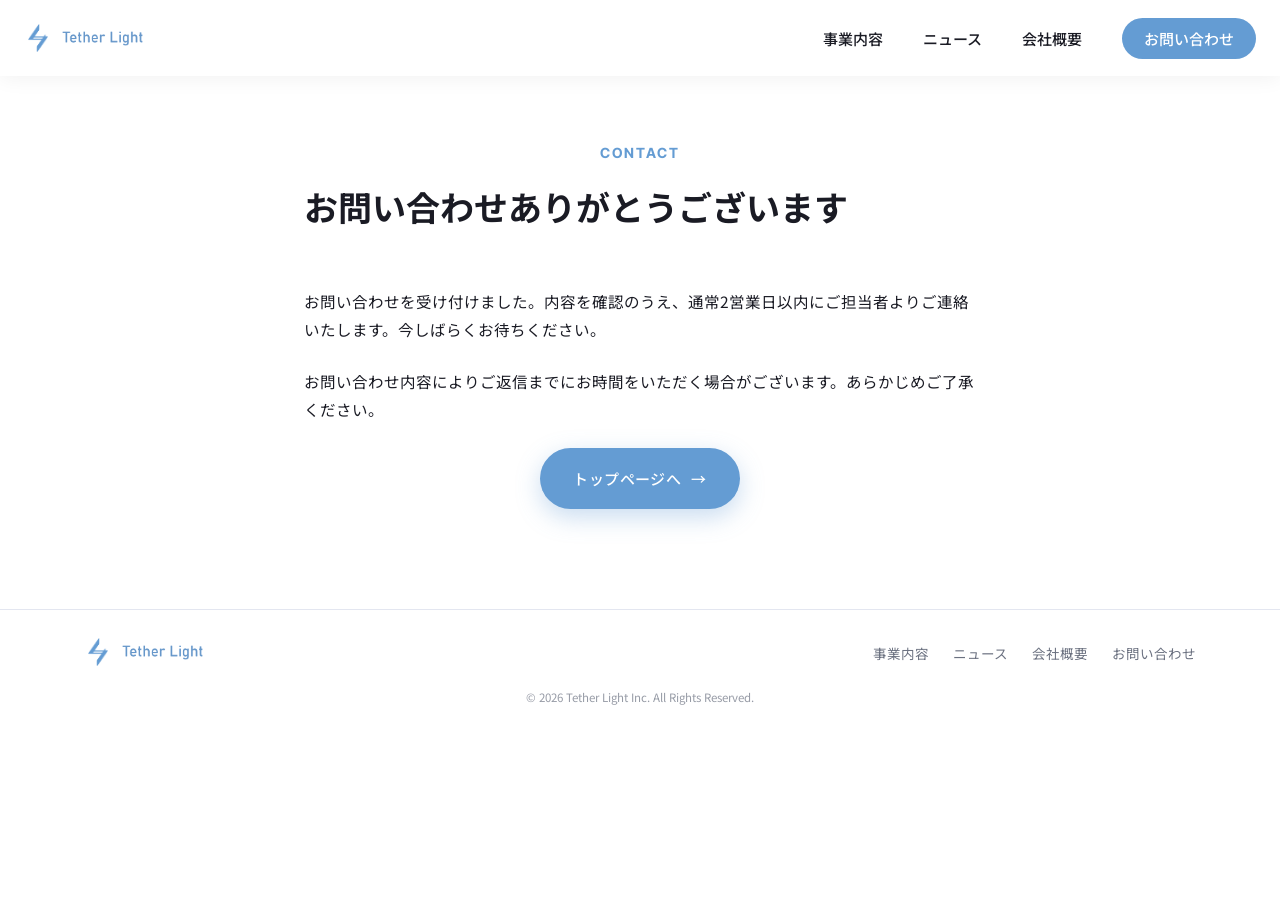
<file: thanks.html>
<!DOCTYPE html>
<html lang="ja">
<head>
<meta charset="UTF-8">
<meta name="viewport" content="width=device-width, initial-scale=1.0">
<!-- BUILD:HEAD:START -->
<title>送信完了 | 株式会社Tether Light</title>
<meta name="description" content="お問い合わせありがとうございます。">
<!-- BUILD:HEAD:END -->
<link rel="preconnect" href="https://fonts.googleapis.com">
<link rel="preconnect" href="https://fonts.gstatic.com" crossorigin>
<link href="https://fonts.googleapis.com/css2?family=Noto+Sans+JP:wght@300;400;500;700;900&family=Inter+Tight:wght@300;400;500;600;700;800&family=Klee+One:wght@400;600&display=swap" rel="stylesheet">
<link rel="stylesheet" href="css/style.css">
</head>
<body>

<header class="header header--solid" id="header">
  <div class="container header__inner">
    <a href="index.html#top" class="logo">
      <img src="images/logo-icon-white.png" alt="" class="logo__mark logo__mark--white" aria-hidden="true">
      <img src="images/logo-icon-blue.png" alt="" class="logo__mark logo__mark--blue" aria-hidden="true">
      <img src="images/logo-text-white.png" alt="Tether Light" class="logo__text-img logo__text-img--white">
      <img src="images/logo-text-blue.png" alt="Tether Light" class="logo__text-img logo__text-img--blue">
    </a>

    <nav class="nav" id="nav">
      <ul class="nav__list">
        <li><a href="index.html#business" class="nav__link">事業内容</a></li>
        <li><a href="index.html#news" class="nav__link">ニュース</a></li>
        <li><a href="index.html#company" class="nav__link">会社概要</a></li>
        <li><a href="contact.html" class="nav__link nav__link--cta">お問い合わせ</a></li>
      </ul>
    </nav>

    <button class="nav-toggle" id="navToggle" aria-label="メニューを開く" aria-expanded="false" aria-controls="nav">
      <span></span><span></span><span></span>
    </button>
  </div>
</header>

<main class="article">
  <div class="container article__inner">
    <p class="section-tag" data-animate>CONTACT</p>
    <h1 class="article__title" style="border-bottom: none; margin-bottom: 24px;" data-animate>お問い合わせありがとうございます</h1>
    <div class="article__body" data-animate>
      <p>お問い合わせを受け付けました。内容を確認のうえ、通常2営業日以内にご担当者よりご連絡いたします。今しばらくお待ちください。</p>
      <p>お問い合わせ内容によりご返信までにお時間をいただく場合がございます。あらかじめご了承ください。</p>
    </div>

    <div class="article__actions" data-animate>
      <a href="index.html" class="btn btn--primary">トップページへ<span class="btn__arrow">→</span></a>
    </div>
  </div>
</main>

<footer class="footer">
  <div class="container footer__inner">
    <a href="index.html#top" class="logo logo--footer">
      <img src="images/logo-icon-blue.png" alt="" class="logo__mark" aria-hidden="true">
      <img src="images/logo-text-blue.png" alt="Tether Light" class="logo__text-img">
    </a>

    <nav class="footer__nav">
      <ul>
        <li><a href="index.html#business">事業内容</a></li>
        <li><a href="index.html#news">ニュース</a></li>
        <li><a href="index.html#company">会社概要</a></li>
        <li><a href="contact.html">お問い合わせ</a></li>
      </ul>
    </nav>
  </div>
  <p class="footer__copy">&copy; 2026 Tether Light Inc. All Rights Reserved.</p>
</footer>

<script src="js/script.js"></script>
</body>
</html>
</file>
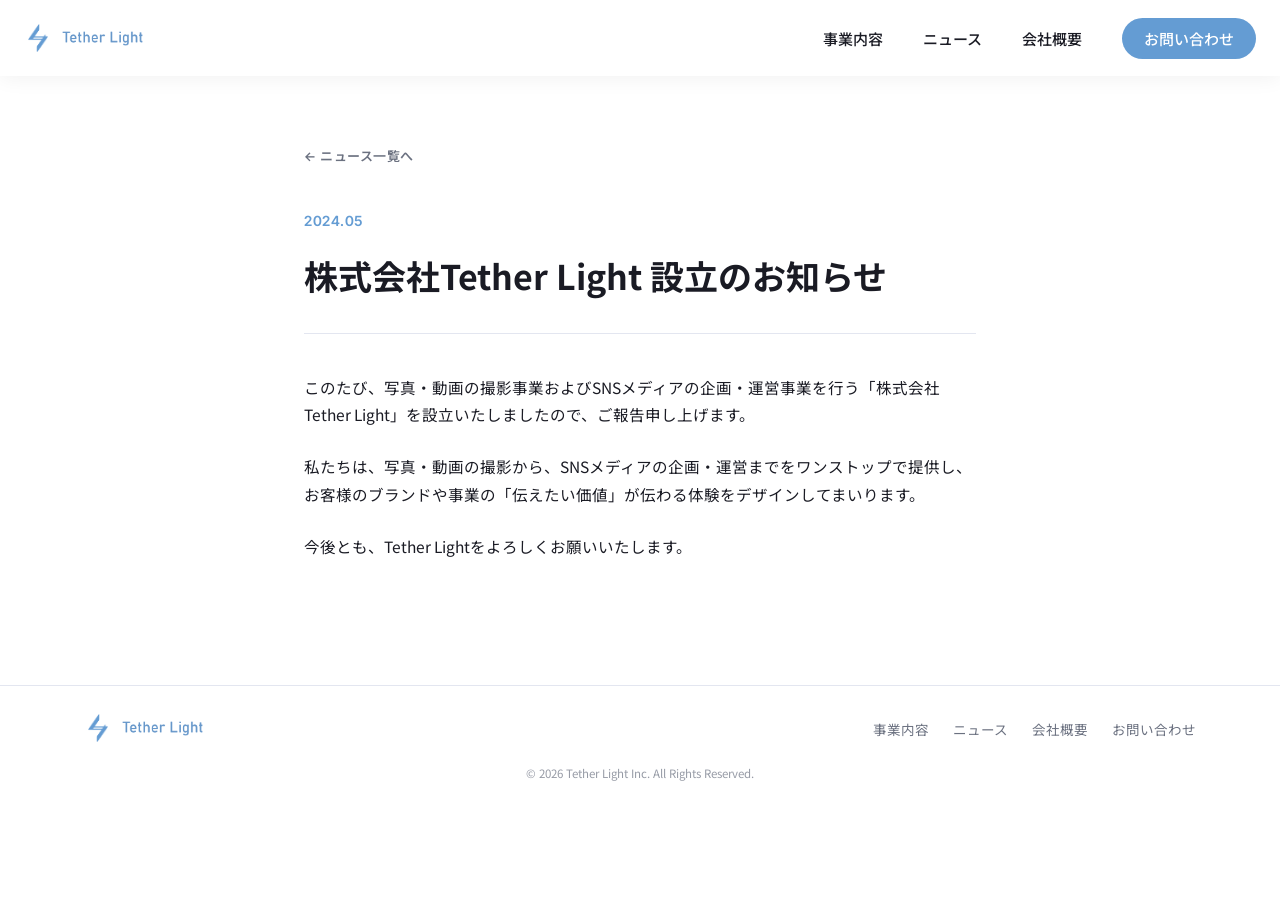
<file: news/news-01.html>
<!DOCTYPE html>
<html lang="ja">
<head>
<meta charset="UTF-8">
<meta name="viewport" content="width=device-width, initial-scale=1.0">
<title>株式会社Tether Light 設立のお知らせ | Tether Light</title>
<link rel="preconnect" href="https://fonts.googleapis.com">
<link rel="preconnect" href="https://fonts.gstatic.com" crossorigin>
<link href="https://fonts.googleapis.com/css2?family=Noto+Sans+JP:wght@300;400;500;700;900&family=Inter+Tight:wght@300;400;500;600;700;800&family=Klee+One:wght@400;600&display=swap" rel="stylesheet">
<link rel="stylesheet" href="../css/style.css">
</head>
<body>

<header class="header header--solid" id="header">
  <div class="container header__inner">
    <a href="../index.html#top" class="logo">
      <img src="../images/logo-icon-white.png" alt="" class="logo__mark logo__mark--white" aria-hidden="true">
      <img src="../images/logo-icon-blue.png" alt="" class="logo__mark logo__mark--blue" aria-hidden="true">
      <img src="../images/logo-text-white.png" alt="Tether Light" class="logo__text-img logo__text-img--white">
      <img src="../images/logo-text-blue.png" alt="Tether Light" class="logo__text-img logo__text-img--blue">
    </a>

    <nav class="nav" id="nav">
      <ul class="nav__list">
        <li><a href="../index.html#business" class="nav__link">事業内容</a></li>
        <li><a href="../index.html#news" class="nav__link">ニュース</a></li>
        <li><a href="../index.html#company" class="nav__link">会社概要</a></li>
        <li><a href="../contact.html" class="nav__link nav__link--cta">お問い合わせ</a></li>
      </ul>
    </nav>

    <button class="nav-toggle" id="navToggle" aria-label="メニューを開く" aria-expanded="false" aria-controls="nav">
      <span></span><span></span><span></span>
    </button>
  </div>
</header>

<main class="article">
  <div class="container article__inner">
    <a href="../index.html#news" class="article__back">← ニュース一覧へ</a>
    <p class="article__date">2024.05</p>
    <h1 class="article__title">株式会社Tether Light 設立のお知らせ</h1>
    <div class="article__body">
      <p>このたび、写真・動画の撮影事業およびSNSメディアの企画・運営事業を行う「株式会社Tether Light」を設立いたしましたので、ご報告申し上げます。</p>
      <p>私たちは、写真・動画の撮影から、SNSメディアの企画・運営までをワンストップで提供し、お客様のブランドや事業の「伝えたい価値」が伝わる体験をデザインしてまいります。</p>
      <p>今後とも、Tether Lightをよろしくお願いいたします。</p>
    </div>
  </div>
</main>

<footer class="footer">
  <div class="container footer__inner">
    <a href="../index.html#top" class="logo logo--footer">
      <img src="../images/logo-icon-blue.png" alt="" class="logo__mark" aria-hidden="true">
      <img src="../images/logo-text-blue.png" alt="Tether Light" class="logo__text-img">
    </a>

    <nav class="footer__nav">
      <ul>
        <li><a href="../index.html#business">事業内容</a></li>
        <li><a href="../index.html#news">ニュース</a></li>
        <li><a href="../index.html#company">会社概要</a></li>
        <li><a href="../contact.html">お問い合わせ</a></li>
      </ul>
    </nav>
  </div>
  <p class="footer__copy">&copy; 2026 Tether Light Inc. All Rights Reserved.</p>
</footer>

<script src="../js/script.js"></script>
</body>
</html>
</file>
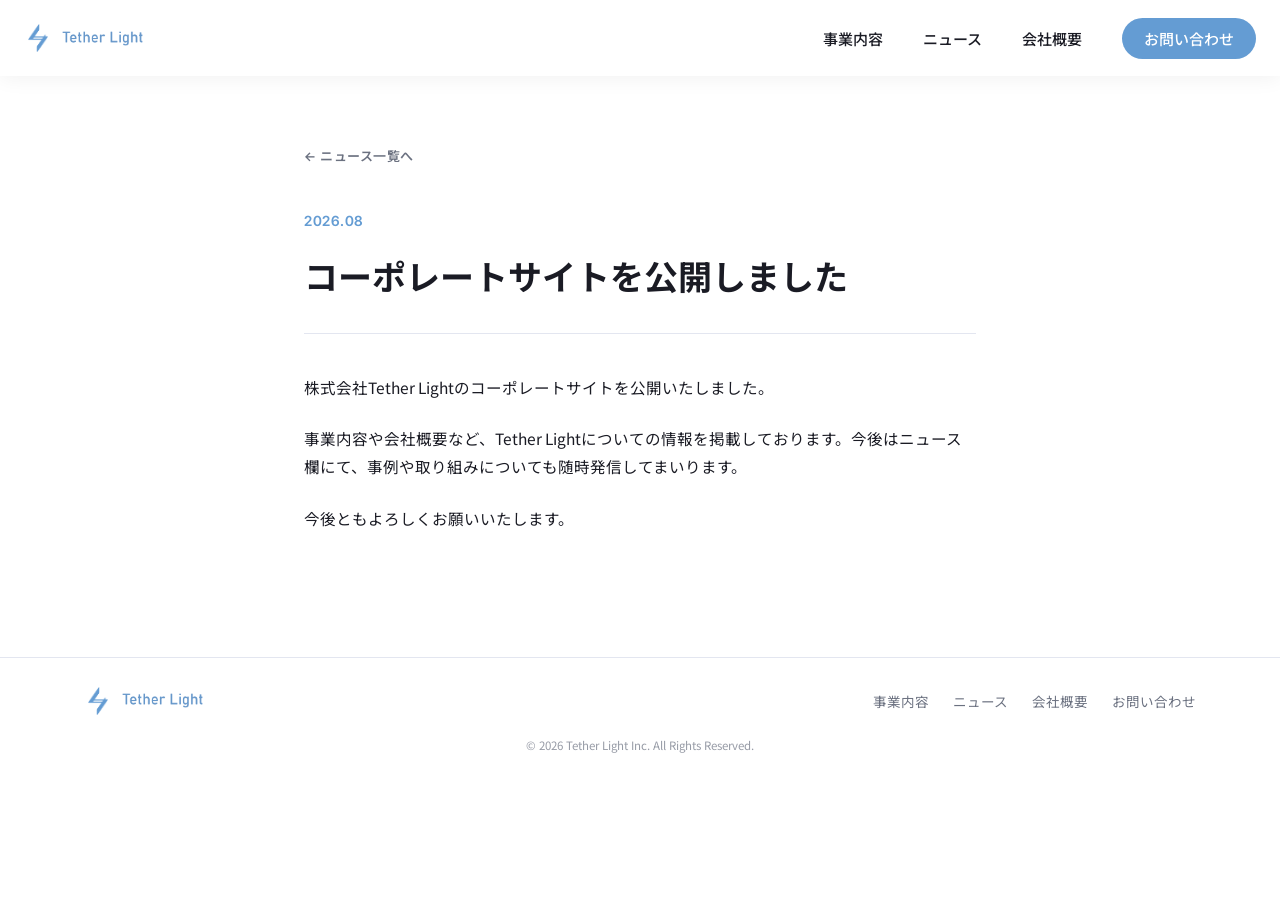
<file: news/news-02.html>
<!DOCTYPE html>
<html lang="ja">
<head>
<meta charset="UTF-8">
<meta name="viewport" content="width=device-width, initial-scale=1.0">
<title>コーポレートサイトを公開しました | Tether Light</title>
<link rel="preconnect" href="https://fonts.googleapis.com">
<link rel="preconnect" href="https://fonts.gstatic.com" crossorigin>
<link href="https://fonts.googleapis.com/css2?family=Noto+Sans+JP:wght@300;400;500;700;900&family=Inter+Tight:wght@300;400;500;600;700;800&family=Klee+One:wght@400;600&display=swap" rel="stylesheet">
<link rel="stylesheet" href="../css/style.css">
</head>
<body>

<header class="header header--solid" id="header">
  <div class="container header__inner">
    <a href="../index.html#top" class="logo">
      <img src="../images/logo-icon-white.png" alt="" class="logo__mark logo__mark--white" aria-hidden="true">
      <img src="../images/logo-icon-blue.png" alt="" class="logo__mark logo__mark--blue" aria-hidden="true">
      <img src="../images/logo-text-white.png" alt="Tether Light" class="logo__text-img logo__text-img--white">
      <img src="../images/logo-text-blue.png" alt="Tether Light" class="logo__text-img logo__text-img--blue">
    </a>

    <nav class="nav" id="nav">
      <ul class="nav__list">
        <li><a href="../index.html#business" class="nav__link">事業内容</a></li>
        <li><a href="../index.html#news" class="nav__link">ニュース</a></li>
        <li><a href="../index.html#company" class="nav__link">会社概要</a></li>
        <li><a href="../contact.html" class="nav__link nav__link--cta">お問い合わせ</a></li>
      </ul>
    </nav>

    <button class="nav-toggle" id="navToggle" aria-label="メニューを開く" aria-expanded="false" aria-controls="nav">
      <span></span><span></span><span></span>
    </button>
  </div>
</header>

<main class="article">
  <div class="container article__inner">
    <a href="../index.html#news" class="article__back">← ニュース一覧へ</a>
    <p class="article__date">2026.08</p>
    <h1 class="article__title">コーポレートサイトを公開しました</h1>
    <div class="article__body">
      <p>株式会社Tether Lightのコーポレートサイトを公開いたしました。</p>
      <p>事業内容や会社概要など、Tether Lightについての情報を掲載しております。今後はニュース欄にて、事例や取り組みについても随時発信してまいります。</p>
      <p>今後ともよろしくお願いいたします。</p>
    </div>
  </div>
</main>

<footer class="footer">
  <div class="container footer__inner">
    <a href="../index.html#top" class="logo logo--footer">
      <img src="../images/logo-icon-blue.png" alt="" class="logo__mark" aria-hidden="true">
      <img src="../images/logo-text-blue.png" alt="Tether Light" class="logo__text-img">
    </a>

    <nav class="footer__nav">
      <ul>
        <li><a href="../index.html#business">事業内容</a></li>
        <li><a href="../index.html#news">ニュース</a></li>
        <li><a href="../index.html#company">会社概要</a></li>
        <li><a href="../contact.html">お問い合わせ</a></li>
      </ul>
    </nav>
  </div>
  <p class="footer__copy">&copy; 2026 Tether Light Inc. All Rights Reserved.</p>
</footer>

<script src="../js/script.js"></script>
</body>
</html>
</file>
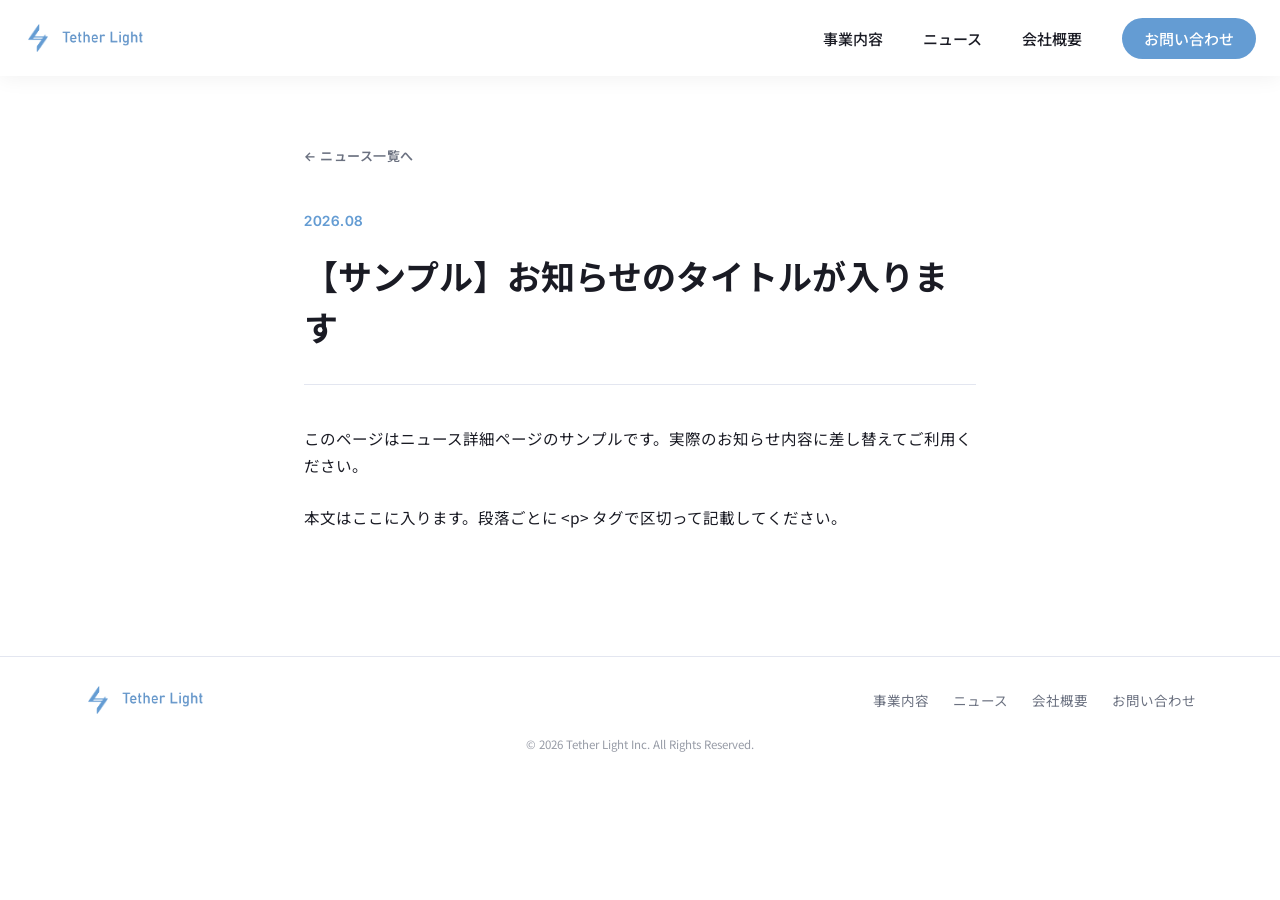
<file: news/news-03.html>
<!DOCTYPE html>
<html lang="ja">
<head>
<meta charset="UTF-8">
<meta name="viewport" content="width=device-width, initial-scale=1.0">
<title>【サンプル】お知らせのタイトルが入ります | Tether Light</title>
<link rel="preconnect" href="https://fonts.googleapis.com">
<link rel="preconnect" href="https://fonts.gstatic.com" crossorigin>
<link href="https://fonts.googleapis.com/css2?family=Noto+Sans+JP:wght@300;400;500;700;900&family=Inter+Tight:wght@300;400;500;600;700;800&family=Klee+One:wght@400;600&display=swap" rel="stylesheet">
<link rel="stylesheet" href="../css/style.css">
</head>
<body>

<header class="header header--solid" id="header">
  <div class="container header__inner">
    <a href="../index.html#top" class="logo">
      <img src="../images/logo-icon-white.png" alt="" class="logo__mark logo__mark--white" aria-hidden="true">
      <img src="../images/logo-icon-blue.png" alt="" class="logo__mark logo__mark--blue" aria-hidden="true">
      <img src="../images/logo-text-white.png" alt="Tether Light" class="logo__text-img logo__text-img--white">
      <img src="../images/logo-text-blue.png" alt="Tether Light" class="logo__text-img logo__text-img--blue">
    </a>

    <nav class="nav" id="nav">
      <ul class="nav__list">
        <li><a href="../index.html#business" class="nav__link">事業内容</a></li>
        <li><a href="../index.html#news" class="nav__link">ニュース</a></li>
        <li><a href="../index.html#company" class="nav__link">会社概要</a></li>
        <li><a href="../contact.html" class="nav__link nav__link--cta">お問い合わせ</a></li>
      </ul>
    </nav>

    <button class="nav-toggle" id="navToggle" aria-label="メニューを開く" aria-expanded="false" aria-controls="nav">
      <span></span><span></span><span></span>
    </button>
  </div>
</header>

<main class="article">
  <div class="container article__inner">
    <a href="../index.html#news" class="article__back">← ニュース一覧へ</a>
    <p class="article__date">2026.08</p>
    <h1 class="article__title">【サンプル】お知らせのタイトルが入ります</h1>
    <div class="article__body">
      <p>このページはニュース詳細ページのサンプルです。実際のお知らせ内容に差し替えてご利用ください。</p>
      <p>本文はここに入ります。段落ごとに &lt;p&gt; タグで区切って記載してください。</p>
    </div>
  </div>
</main>

<footer class="footer">
  <div class="container footer__inner">
    <a href="../index.html#top" class="logo logo--footer">
      <img src="../images/logo-icon-blue.png" alt="" class="logo__mark" aria-hidden="true">
      <img src="../images/logo-text-blue.png" alt="Tether Light" class="logo__text-img">
    </a>

    <nav class="footer__nav">
      <ul>
        <li><a href="../index.html#business">事業内容</a></li>
        <li><a href="../index.html#news">ニュース</a></li>
        <li><a href="../index.html#company">会社概要</a></li>
        <li><a href="../contact.html">お問い合わせ</a></li>
      </ul>
    </nav>
  </div>
  <p class="footer__copy">&copy; 2026 Tether Light Inc. All Rights Reserved.</p>
</footer>

<script src="../js/script.js"></script>
</body>
</html>
</file>
<file: css/style.css>
/* ============================================
   Tether Light — base styles
   ============================================ */

@font-face {
  font-family: "Harenosora";
  src: url("../fonts/Harenosora.otf") format("opentype");
  font-weight: 400;
  font-style: normal;
  font-display: swap;
}

:root {
  --color-primary: #649CD3;
  --color-primary-dark: #4B759E;
  --color-primary-light: #83B0DC;
  --color-primary-tint: #F3F7FB;
  --color-white: #FFFFFF;
  --color-black: #1A1B24;
  --color-gray: #6B7180;
  --color-gray-light: #F5F6FA;
  --color-border: #E3E6F0;

  --font-jp: "Noto Sans JP", "Hiragino Sans", "Yu Gothic", sans-serif;
  --font-en: "Inter Tight", "Noto Sans JP", sans-serif;
  --font-hand: "Harenosora", "Klee One", "Noto Sans JP", cursive;

  --container-width: 1160px;
  --header-height: 76px;

  --transition: 0.3s cubic-bezier(0.4, 0, 0.2, 1);

  /* オープニング（白背景にロゴ）と、その後に続くヒーローのテキスト表示のタイミング。
     すべてページ読み込みからの経過時間で、ここを直せば全体の間合いが揃う。
     ロゴが出そろうのが 1.7s → そのまま保持 → 3.0s から白画面が引いていく。 */
  --splash-hold: 3s;
  --splash-fade: 0.8s;
  /* ヒーロー本文は白画面が引きはじめた直後から重ねて出す（切り替わりを滑らかにするため） */
  --hero-text-delay: 3.2s;
  --hero-tagline-delay: 3.9s;

  /* 見出しが左から描かれる時間。オープニングのテキストロゴ（250pxを1秒＝250px/秒）と
     線の走る速さを揃えたいが、見出しの方が横に長いぶん時間がかかる。
     幅は clamp() で画面幅ごとに変わるため、下のブレークポイントで測り直している。
     1280px幅で見出しは675px → 675 ÷ 250 = 2.7秒。 */
  --tagline-duration: 2.7s;
}

* {
  margin: 0;
  padding: 0;
  box-sizing: border-box;
}

html {
  scroll-behavior: smooth;
  scroll-padding-top: var(--header-height);
}

body {
  font-family: var(--font-jp);
  color: var(--color-black);
  background: var(--color-white);
  line-height: 1.8;
  font-size: 16px;
  -webkit-font-smoothing: antialiased;
  overflow-x: hidden;
}

img {
  max-width: 100%;
  display: block;
}

a {
  color: inherit;
  text-decoration: none;
}

ul {
  list-style: none;
}

.container {
  width: 100%;
  max-width: var(--container-width);
  margin: 0 auto;
  padding: 0 24px;
}

.br-sp { display: none; }

@media (max-width: 600px) {
  .br-pc { display: none; }
  .br-sp { display: inline; }
}

/* ============================================
   共通パーツ
   ============================================ */

.section {
  padding: 100px 0;
}

.section-tag {
  font-family: var(--font-en);
  font-weight: 700;
  letter-spacing: 0.15em;
  color: var(--color-primary);
  font-size: 14px;
  text-align: center;
  margin-bottom: 16px;
}

.section-title {
  font-size: clamp(28px, 4vw, 40px);
  font-weight: 700;
  text-align: center;
  letter-spacing: 0.02em;
  margin-bottom: 20px;
}

.section-lead {
  text-align: center;
  color: var(--color-gray);
  max-width: 560px;
  margin: 0 auto 64px;
}

.btn {
  display: inline-flex;
  align-items: center;
  justify-content: center;
  gap: 10px;
  padding: 16px 32px;
  border-radius: 999px;
  font-weight: 500;
  font-size: 15px;
  letter-spacing: 0.03em;
  transition: transform var(--transition), background var(--transition), color var(--transition), box-shadow var(--transition);
  border: 1px solid transparent;
  white-space: nowrap;
}

.btn__arrow {
  display: inline-block;
  transition: transform var(--transition);
}

.btn:hover .btn__arrow {
  transform: translateX(4px);
}

.btn--white {
  background: var(--color-white);
  color: var(--color-primary);
}
.btn--white:hover {
  transform: translateY(-2px);
  box-shadow: 0 12px 28px rgba(0, 0, 0, 0.15);
}

.btn--primary {
  background: var(--color-primary);
  color: var(--color-white);
  box-shadow: 0 8px 24px rgba(100, 156, 211, 0.35);
}
.btn--primary:hover {
  transform: translateY(-2px);
  box-shadow: 0 12px 28px rgba(100, 156, 211, 0.45);
}
.btn--primary:disabled {
  opacity: 0.6;
  cursor: not-allowed;
  transform: none;
  box-shadow: none;
}

.btn--outline {
  background: transparent;
  color: var(--color-primary);
  border-color: var(--color-primary);
}
.btn--outline:hover {
  background: var(--color-primary);
  color: var(--color-white);
  transform: translateY(-2px);
}

/* 表示アニメーション */
[data-animate] {
  opacity: 0;
  transform: translateY(24px);
  transition: opacity 0.7s ease, transform 0.7s ease;
}
[data-animate].is-visible {
  opacity: 1;
  transform: translateY(0);
}

/* スクロールで表示されてから少し間をおいて不透明になるセクション（事業内容・ニュース・会社概要） */
.scroll-reveal {
  opacity: 0;
  transition: opacity 0.9s ease;
}

.scroll-reveal.is-visible {
  opacity: 1;
}

/* ============================================
   ヘッダー
   ============================================ */

.header {
  position: fixed;
  top: 0;
  left: 0;
  width: 100%;
  height: var(--header-height);
  z-index: 1000;
  transition: background var(--transition), box-shadow var(--transition);
}

.header.is-scrolled,
.header.header--solid {
  background: rgba(255, 255, 255, 0.92);
  backdrop-filter: blur(10px);
  box-shadow: 0 2px 20px rgba(0, 0, 0, 0.06);
}

.header .container {
  max-width: none;
}

.header__inner {
  display: flex;
  align-items: center;
  justify-content: space-between;
  height: 100%;
}

.logo {
  display: flex;
  align-items: center;
  gap: 10px;
  font-family: var(--font-en);
  font-weight: 700;
  font-size: 18px;
  letter-spacing: 0.04em;
  color: var(--color-white);
  transition: color var(--transition);
}

.header.is-scrolled .logo,
.header.header--solid .logo {
  color: var(--color-black);
}

.logo__mark {
  width: 28px;
  height: 28px;
  object-fit: contain;
  flex-shrink: 0;
}

.logo__text-img {
  height: 15px;
  width: auto;
}

.logo__mark--blue,
.logo__text-img--blue {
  display: none;
}

.header.is-scrolled .logo__mark--white,
.header.is-scrolled .logo__text-img--white,
.header.header--solid .logo__mark--white,
.header.header--solid .logo__text-img--white {
  display: none;
}

.header.is-scrolled .logo__mark--blue,
.header.is-scrolled .logo__text-img--blue,
.header.header--solid .logo__mark--blue,
.header.header--solid .logo__text-img--blue {
  display: block;
}

.nav__list {
  display: flex;
  align-items: center;
  gap: 40px;
}

.nav__link {
  font-size: 15px;
  font-weight: 500;
  color: var(--color-white);
  position: relative;
  transition: color var(--transition);
}

.header.is-scrolled .nav__link,
.header.header--solid .nav__link {
  color: var(--color-black);
}

.nav__link:not(.nav__link--cta)::after {
  content: "";
  position: absolute;
  left: 0;
  bottom: -8px;
  width: 0;
  height: 2px;
  background: currentColor;
  transition: width var(--transition);
}
.nav__link:not(.nav__link--cta):hover::after {
  width: 100%;
}

.nav__link--cta {
  padding: 10px 22px;
  border-radius: 999px;
  background: var(--color-primary);
  color: var(--color-white) !important;
}
.nav__link--cta:hover {
  background: var(--color-primary-dark);
}

.nav-toggle {
  display: none;
  flex-direction: column;
  justify-content: center;
  gap: 5px;
  width: 40px;
  height: 40px;
  background: none;
  border: none;
  cursor: pointer;
  z-index: 1001;
}

.nav-toggle span {
  display: block;
  width: 24px;
  height: 2px;
  background: var(--color-white);
  transition: background var(--transition), transform var(--transition), opacity var(--transition);
  margin: 0 auto;
}

.header.is-scrolled .nav-toggle span,
.header.header--solid .nav-toggle span {
  background: var(--color-black);
}

.nav-toggle.is-active span {
  background: var(--color-black) !important;
}
.nav-toggle.is-active span:nth-child(1) {
  transform: translateY(7px) rotate(45deg);
}
.nav-toggle.is-active span:nth-child(2) {
  opacity: 0;
}
.nav-toggle.is-active span:nth-child(3) {
  transform: translateY(-7px) rotate(-45deg);
}

/* ============================================
   オープニング（スプラッシュ）
   ============================================ */

/* 読み込み直後に白い画面でロゴを見せてから、ヒーローへ切り替える。
   消えるところまでCSSアニメーションだけで完結させている（JSに依存すると、
   スクリプトが失敗したときに白い画面がサイトを覆ったままになるため）。 */
.splash {
  position: fixed;
  inset: 0;
  /* ヘッダー(1000)・ライトボックス(2000)より前面に置く */
  z-index: 3000;
  display: flex;
  align-items: center;
  justify-content: center;
  background-color: var(--color-white);
  animation: splash-out var(--splash-fade) var(--splash-hold) ease forwards;
}

@keyframes splash-out {
  to {
    opacity: 0;
    visibility: hidden;
    /* 消えたあとに背後のリンクを覆い続けないようにする */
    pointer-events: none;
  }
}

/* アイコンを上、テキストロゴを下に縦並び */
.splash__logo {
  display: flex;
  flex-direction: column;
  align-items: center;
  gap: clamp(18px, 2.5vw, 28px);
}

/* アイコンはゆっくり不透明度だけを上げる */
.splash__icon {
  width: clamp(52px, 7vw, 78px);
  height: auto;
  opacity: 0;
  animation: splash-fade-in 1.3s 0.2s ease-out forwards;
}

@keyframes splash-fade-in {
  to {
    opacity: 1;
  }
}

/* テキストロゴは左から右へ流れるように現れる。
   アイコンが出はじめてから少し遅らせ、追いかける形にしている。
   ここで線が走る速さ（幅250pxを1秒 = 250px/秒）が、ヒーローの見出し
   .hero__tagline の基準になっている。--tagline-duration を参照。 */
.splash__text {
  width: clamp(170px, 21vw, 250px);
  height: auto;
  -webkit-clip-path: inset(0 100% 0 0);
  clip-path: inset(0 100% 0 0);
  animation: splash-text-wipe 1s 0.7s ease-out forwards;
}

@keyframes splash-text-wipe {
  to {
    -webkit-clip-path: inset(0 0 0 0);
    clip-path: inset(0 0 0 0);
  }
}

/* ============================================
   ヒーロー
   ============================================ */

.hero {
  position: relative;
  min-height: 100vh;
  display: flex;
  align-items: center;
  overflow: hidden;
}

.hero__bg {
  position: absolute;
  inset: 0;
  /* 写真の上に重ねる調光レイヤー。青みを持たせず、黒〜グレーの無彩色で暗くする。
     不透明度は元の青系グラデーションと同じ値を保ち、写真の見え方（暗さ）は変えていない。 */
  background-image:
    radial-gradient(circle at 15% 15%, rgba(0, 0, 0, 0.5), transparent 45%),
    radial-gradient(circle at 90% 85%, rgba(0, 0, 0, 0.4), transparent 55%),
    linear-gradient(160deg, rgba(5, 6, 11, 0.65) 0%, rgba(26, 27, 36, 0.6) 45%, rgba(45, 46, 52, 0.55) 80%, rgba(95, 95, 100, 0.5) 130%),
    url("../images/hero-photo.jpg");
  background-size: auto, auto, auto, cover;
  background-position: center, center, center, center;
  background-repeat: no-repeat, no-repeat, no-repeat, no-repeat;
}

.hero__overlay {
  position: absolute;
  inset: 0;
  background-image:
    radial-gradient(circle at 30% 70%, rgba(255, 255, 255, 0.05), transparent 35%),
    radial-gradient(circle at 75% 25%, rgba(255, 255, 255, 0.05), transparent 30%);
}

.hero__curve {
  position: absolute;
  left: 0;
  right: 0;
  bottom: -1px;
  z-index: 2;
  line-height: 0;
}

.hero__curve svg {
  display: block;
  width: 100%;
  height: clamp(50px, 8vw, 110px);
}

.hero__inner {
  position: relative;
  z-index: 2;
  padding-top: var(--header-height);
  color: var(--color-white);
  /* 画面が広がってもテキストを中央に寄せず、左端からの余白を一定に保つ。
     .container の中央寄せ（max-width + margin auto）をヒーローでのみ解除する。 */
  max-width: none;
  margin-left: 0;
  margin-right: auto;
  padding-left: clamp(24px, 7vw, 120px);
  padding-right: 24px;
}

/* ヒーロー内のテキストは上下の動きをつけず、ゆっくり不透明度だけを上げて表示する。
   （他セクションの [data-animate] は従来どおり下から浮かび上がる）
   is-visible は読み込み直後に付くため、オープニングが明けるまでは
   transition-delay で待たせている。 */
.hero__eyebrow[data-animate],
.hero__brand[data-animate],
.hero__lead[data-animate] {
  transform: none;
  transition: opacity 1.1s var(--hero-text-delay) ease;
}

.hero__eyebrow[data-animate].is-visible,
.hero__brand[data-animate].is-visible,
.hero__lead[data-animate].is-visible {
  transform: none;
}

.hero__eyebrow {
  font-family: var(--font-en);
  font-size: 13px;
  letter-spacing: 0.2em;
  font-weight: 500;
  color: rgba(255, 255, 255, 0.7);
  margin-bottom: 28px;
}

.hero__tagline {
  position: relative;
  z-index: 1;
  display: inline-block;
  font-family: var(--font-hand);
  font-size: clamp(36px, 5.8vw, 76px);
  font-weight: 400;
  letter-spacing: 0.01em;
  line-height: 1.15;
  /* 手書きフォントは描画範囲が行ボックスより上下に大きく、そのままクリップすると
     文字の上下が切れる。clip-path の負の値は Safari で無効になるため、
     パディングでボックス自体を広げて逃がす。
     見た目の位置が変わらないよう、広げた分は margin で打ち消している。 */
  padding-top: 0.25em;
  padding-bottom: 0.25em;
  margin-top: -0.25em;
  margin-bottom: calc(44px - 0.25em);
  opacity: 0;
  -webkit-clip-path: inset(0 100% 0 0);
  clip-path: inset(0 100% 0 0);
  /* オープニングが明け、他のテキスト（英字キャッチ・ロゴ・説明文）が
     出はじめてから描き始める */
  animation: tagline-reveal var(--tagline-duration) var(--hero-tagline-delay) ease-out forwards;
}

@keyframes tagline-reveal {
  from {
    opacity: 0;
    -webkit-clip-path: inset(0 100% 0 0);
    clip-path: inset(0 100% 0 0);
  }
  to {
    opacity: 1;
    -webkit-clip-path: inset(0 0 0 0);
    clip-path: inset(0 0 0 0);
  }
}

/* 動きを減らす設定では、左から現れる演出は使わない。
   ただし完全に無効化すると見出しだけが突然現れて他のテキストと揃わないため、
   他と同じく不透明度だけを上げるアニメーションに差し替える。 */
@media (prefers-reduced-motion: reduce) {
  .hero__tagline {
    -webkit-clip-path: none;
    clip-path: none;
    animation: tagline-fade 1s var(--hero-tagline-delay) ease-out forwards;
  }

  /* オープニングも短くして、本編を待たせない */
  :root {
    --splash-hold: 0.5s;
    --splash-fade: 0.4s;
    --hero-text-delay: 0.6s;
    --hero-tagline-delay: 0.9s;
  }

  .splash__icon {
    animation-duration: 0.4s;
    animation-delay: 0s;
  }

  /* テキストロゴも、左から流れる演出はやめて不透明度だけを上げる */
  .splash__text {
    -webkit-clip-path: none;
    clip-path: none;
    opacity: 0;
    animation: splash-fade-in 0.4s 0s ease-out forwards;
  }
}

@keyframes tagline-fade {
  from {
    opacity: 0;
  }
  to {
    opacity: 1;
  }
}

.hero__brand {
  margin-bottom: 16px;
}

.hero__brand-img {
  width: clamp(140px, 16vw, 200px);
  height: auto;
}

.hero__lead {
  font-size: clamp(15px, 1.6vw, 17px);
  color: rgba(255, 255, 255, 0.7);
  max-width: 560px;
  margin-bottom: 44px;
}

.hero__scroll {
  position: absolute;
  bottom: 90px;
  left: 50%;
  transform: translateX(-50%);
  z-index: 3;
  display: flex;
  flex-direction: column;
  align-items: center;
  gap: 10px;
  color: rgba(255, 255, 255, 0.75);
  font-family: var(--font-en);
  font-size: 11px;
  letter-spacing: 0.2em;
}

.hero__scroll-line {
  width: 1px;
  height: 40px;
  background: rgba(255, 255, 255, 0.4);
  position: relative;
  overflow: hidden;
}
.hero__scroll-line::after {
  content: "";
  position: absolute;
  top: 0;
  left: 0;
  width: 100%;
  height: 40%;
  background: var(--color-white);
  animation: scrollLine 1.8s infinite;
}

@keyframes scrollLine {
  0% { transform: translateY(-100%); }
  100% { transform: translateY(250%); }
}

/* ============================================
   ニュース
   ============================================ */

.news {
  background: var(--color-white);
}

.news-list {
  border-top: 1px solid var(--color-border);
  margin-bottom: 40px;
}

.news-item {
  display: flex;
  align-items: center;
  gap: 24px;
  padding: 20px 4px;
  border-bottom: 1px solid var(--color-border);
  transition: background var(--transition);
}

.news-item:hover {
  background: var(--color-gray-light);
}

.news-item:hover .news-item__arrow {
  transform: translateX(4px);
  opacity: 1;
}

.news-item__thumb {
  flex-shrink: 0;
  width: 180px;
  height: 120px;
  border-radius: 14px;
  object-fit: cover;
  background: var(--color-gray-light);
}

/* 仮サムネイル（実データ導入後は img タグに置き換え） */
.news-item__thumb--sample-1 {
  background: linear-gradient(135deg, #5E76C7, var(--color-primary));
}
.news-item__thumb--sample-2 {
  background: linear-gradient(135deg, var(--color-primary), #2C3B75);
}
.news-item__thumb--sample-3 {
  background: linear-gradient(135deg, var(--color-primary-light), var(--color-primary-dark));
}

.news-item__content {
  flex: 1;
  display: flex;
  flex-direction: column;
  gap: 8px;
  min-width: 0;
}

.news-item__meta {
  display: flex;
  align-items: center;
  gap: 12px;
}

.news-item__category {
  font-family: var(--font-en);
  font-size: 12px;
  font-weight: 600;
  color: var(--color-primary-dark);
  background: var(--color-primary-tint);
  padding: 4px 12px;
  border-radius: 999px;
  flex-shrink: 0;
}

.news-item__date {
  font-family: var(--font-en);
  font-size: 14px;
  font-weight: 600;
  letter-spacing: 0.04em;
  color: var(--color-primary);
  flex-shrink: 0;
}

.news-item__title {
  font-size: 15.5px;
  color: var(--color-black);
}

.news-item__arrow {
  font-family: var(--font-en);
  color: var(--color-gray);
  opacity: 0.6;
  transition: transform var(--transition), opacity var(--transition);
  flex-shrink: 0;
}

.news-viewall {
  display: flex;
  align-items: center;
  justify-content: center;
  gap: 8px;
  font-family: var(--font-en);
  font-size: 13px;
  font-weight: 600;
  letter-spacing: 0.08em;
  color: var(--color-primary-dark);
  transition: color var(--transition);
}

.news-viewall:hover {
  color: var(--color-primary);
}

.news-viewall .btn__arrow {
  transition: transform var(--transition);
}

.news-viewall:hover .btn__arrow {
  transform: translateX(4px);
}

/* ============================================
   事業内容
   ============================================ */

.business {
  background: var(--color-gray-light);
}

.business-list {
  display: flex;
  flex-direction: column;
  gap: 72px;
}

.business-item {
  display: grid;
  grid-template-columns: 1fr 1fr;
  gap: 56px;
  align-items: center;
}

.business-item--reverse .business-item__media {
  order: 2;
}
.business-item--reverse .business-item__body {
  order: 1;
}

.business-item__visual {
  aspect-ratio: 4 / 3;
  border-radius: 24px;
  display: flex;
  align-items: center;
  justify-content: center;
  position: relative;
  overflow: hidden;
}

.business-item__visual--framed {
  border: 1px solid var(--color-border);
  box-shadow: 0 16px 40px rgba(0, 0, 0, 0.18);
  background: var(--color-white);
  padding: 32px;
}

.business-item__logo-img {
  width: 100%;
  height: 100%;
  object-fit: contain;
}

.business-item__visual--slideshow {
  background: var(--color-gray-light);
  /* SNSメディア運営事業のロゴ（--framed）と同じ落ち影を揃える */
  box-shadow: 0 16px 40px rgba(0, 0, 0, 0.18);
}

.business-item__slide {
  position: absolute;
  inset: 0;
  width: 100%;
  height: 100%;
  object-fit: cover;
  opacity: 0;
  transition: opacity 1.2s ease;
}

.business-item__slide.is-active {
  opacity: 1;
}

.business-item__visual::before {
  content: "";
  position: absolute;
  inset: 0;
  background-image:
    radial-gradient(circle at 20% 30%, rgba(255,255,255,0.18), transparent 40%),
    radial-gradient(circle at 80% 75%, rgba(255,255,255,0.14), transparent 45%);
}

.business-item__visual--shooting {
  background: linear-gradient(135deg, #5E76C7, var(--color-primary));
}

.business-item__visual--media {
  background: linear-gradient(135deg, var(--color-primary), #2C3B75);
}

.visual-icon {
  font-size: 72px;
  position: relative;
  z-index: 1;
  filter: drop-shadow(0 8px 18px rgba(0, 0, 0, 0.2));
}

.business-item__number {
  font-family: var(--font-en);
  font-weight: 800;
  font-size: 96px;
  line-height: 1;
  color: rgba(255, 255, 255, 0.9);
  position: relative;
  z-index: 1;
  filter: drop-shadow(0 8px 18px rgba(0, 0, 0, 0.2));
}

.business-item__no {
  font-family: var(--font-en);
  font-size: 13px;
  font-weight: 700;
  letter-spacing: 0.12em;
  color: var(--color-primary);
}

.business-item__title {
  font-size: clamp(22px, 3vw, 28px);
  font-weight: 700;
  margin: 12px 0 20px;
}

.business-item__desc {
  color: var(--color-gray);
  margin-bottom: 24px;
}

.business-item__tags {
  display: flex;
  flex-wrap: wrap;
  gap: 10px;
}

.business-item__tags li {
  font-size: 13px;
  font-weight: 500;
  color: var(--color-primary-dark);
  background: var(--color-primary-tint);
  padding: 8px 16px;
  border-radius: 999px;
}

.business-item__cta {
  display: inline-flex;
  align-items: center;
  gap: 8px;
  margin-top: 24px;
  font-family: var(--font-en);
  font-size: 13px;
  font-weight: 600;
  letter-spacing: 0.05em;
  color: var(--color-primary-dark);
  transition: color var(--transition);
}

.business-item__cta:hover {
  color: var(--color-primary);
}

.business-item__cta:hover .btn__arrow {
  transform: translateX(4px);
}

/* ============================================
   実績（Works）
   ============================================ */

.works-tabs {
  display: flex;
  flex-wrap: wrap;
  justify-content: center;
  gap: 10px;
  margin-bottom: 48px;
}

.works-tabs__item {
  font-family: var(--font-en);
  font-size: 13px;
  font-weight: 600;
  letter-spacing: 0.03em;
  color: var(--color-gray);
  background: var(--color-gray-light);
  border: 1px solid transparent;
  padding: 10px 20px;
  border-radius: 999px;
  cursor: pointer;
  transition: background var(--transition), color var(--transition);
}

.works-tabs__item:hover {
  color: var(--color-primary-dark);
}

.works-tabs__item.is-active {
  background: var(--color-primary);
  color: var(--color-white);
}

.works-grid {
  display: grid;
  grid-template-columns: repeat(3, 1fr);
  gap: 32px 24px;
  margin-bottom: 48px;
}

.work-card {
  display: block;
  color: inherit;
}

.work-card__thumb-wrap {
  aspect-ratio: 4 / 3;
  border-radius: 14px;
  overflow: hidden;
  background: var(--color-gray-light);
  margin-bottom: 16px;
}

.work-card__thumb {
  width: 100%;
  height: 100%;
  object-fit: cover;
  transition: transform var(--transition);
}

.work-card:hover .work-card__thumb {
  transform: scale(1.04);
}

.work-card__title {
  font-size: 16px;
  font-weight: 700;
  color: var(--color-black);
  margin-bottom: 6px;
}

.work-card__meta {
  display: flex;
  align-items: center;
  gap: 10px;
  font-family: var(--font-en);
  font-size: 12.5px;
  color: var(--color-gray);
}

.works-empty {
  text-align: center;
  color: var(--color-gray);
  padding: 64px 0;
}

.works-footer {
  display: flex;
  flex-direction: column;
  align-items: center;
  gap: 16px;
}

.works-count {
  font-family: var(--font-en);
  font-size: 13px;
  color: var(--color-gray);
  font-variant-numeric: tabular-nums;
}

.works-loadmore {
  font-family: var(--font-en);
  font-size: 14px;
  font-weight: 600;
  letter-spacing: 0.05em;
  color: var(--color-primary-dark);
  background: var(--color-primary-tint);
  border: none;
  padding: 14px 36px;
  border-radius: 999px;
  cursor: pointer;
  transition: background var(--transition), color var(--transition);
}

.works-loadmore:hover {
  background: var(--color-primary);
  color: var(--color-white);
}

/* 案件詳細ページ */

.work-header__meta {
  display: flex;
  flex-wrap: wrap;
  align-items: center;
  gap: 16px;
  margin-bottom: 20px;
  font-family: var(--font-en);
  font-size: 13.5px;
  color: var(--color-gray);
}

.work-header__category {
  font-family: var(--font-en);
  font-size: 12px;
  font-weight: 600;
  color: var(--color-primary-dark);
  background: var(--color-primary-tint);
  padding: 4px 12px;
  border-radius: 999px;
}

.work-description {
  color: var(--color-black);
  margin-bottom: 48px;
}

.work-video {
  position: relative;
  width: 100%;
  aspect-ratio: 16 / 9;
  border-radius: 16px;
  overflow: hidden;
  margin-bottom: 48px;
}

.work-video iframe {
  position: absolute;
  inset: 0;
  width: 100%;
  height: 100%;
  border: none;
}

.work-gallery {
  display: flex;
  flex-direction: column;
  gap: 64px;
  margin-bottom: 64px;
}

.work-gallery__item {
  display: flex;
  flex-direction: column;
}

.work-gallery__img {
  width: 100%;
  height: auto;
  border-radius: 12px;
  cursor: zoom-in;
}

.work-gallery__caption {
  margin-top: 12px;
  font-size: 12.5px;
  color: var(--color-gray);
}

.work-related {
  border-top: 1px solid var(--color-border);
  padding-top: 48px;
  margin-bottom: 48px;
}

.work-related__heading {
  font-family: var(--font-en);
  font-size: 13px;
  font-weight: 700;
  letter-spacing: 0.1em;
  color: var(--color-gray);
  margin-bottom: 24px;
}

.work-related__grid {
  display: grid;
  grid-template-columns: repeat(3, 1fr);
  gap: 24px;
}

.work-pager {
  display: flex;
  justify-content: space-between;
  align-items: center;
  gap: 16px;
  border-top: 1px solid var(--color-border);
  padding-top: 32px;
}

.work-pager__link {
  display: flex;
  flex-direction: column;
  gap: 4px;
  font-size: 13.5px;
  color: var(--color-gray);
  transition: color var(--transition);
  max-width: 45%;
}

.work-pager__link:hover {
  color: var(--color-primary);
}

.work-pager__link--next {
  text-align: right;
  align-items: flex-end;
}

.work-pager__label {
  font-family: var(--font-en);
  font-size: 11px;
  font-weight: 600;
  letter-spacing: 0.1em;
  color: var(--color-gray);
}

.work-pager__title {
  font-size: 14px;
  font-weight: 500;
  color: var(--color-black);
}

/* ライトボックス */

.lightbox {
  position: fixed;
  inset: 0;
  z-index: 2000;
  display: none;
  align-items: center;
  justify-content: center;
  background: rgba(5, 6, 11, 0.92);
}

.lightbox.is-open {
  display: flex;
}

.lightbox__img {
  max-width: 90vw;
  max-height: 82vh;
  object-fit: contain;
  border-radius: 8px;
}

.lightbox__caption {
  position: absolute;
  bottom: 32px;
  left: 0;
  right: 0;
  text-align: center;
  color: rgba(255, 255, 255, 0.8);
  font-size: 13px;
}

.lightbox__close,
.lightbox__prev,
.lightbox__next {
  position: absolute;
  background: rgba(255, 255, 255, 0.12);
  color: var(--color-white);
  border: none;
  border-radius: 999px;
  width: 44px;
  height: 44px;
  font-size: 20px;
  cursor: pointer;
  display: flex;
  align-items: center;
  justify-content: center;
  transition: background var(--transition);
}

.lightbox__close:hover,
.lightbox__prev:hover,
.lightbox__next:hover {
  background: rgba(255, 255, 255, 0.24);
}

.lightbox__close {
  top: 24px;
  right: 24px;
}

.lightbox__prev {
  left: 24px;
  top: 50%;
  transform: translateY(-50%);
}

.lightbox__next {
  right: 24px;
  top: 50%;
  transform: translateY(-50%);
}

/* ============================================
   会社概要
   ============================================ */

.company {
  background: var(--color-white);
}

.company-table-wrap {
  max-width: 800px;
  margin: 0 auto;
  border: 1px solid var(--color-border);
  border-radius: 20px;
  overflow: hidden;
}

.company-table {
  width: 100%;
  border-collapse: collapse;
}

.company-table tr {
  border-bottom: 1px solid var(--color-border);
}
.company-table tr:last-child {
  border-bottom: none;
}

.company-table th,
.company-table td {
  text-align: left;
  padding: 22px 28px;
  font-size: 14.5px;
  vertical-align: top;
}

.company-table th {
  width: 160px;
  color: var(--color-primary-dark);
  font-weight: 700;
  background: var(--color-primary-tint);
}

.company-table td {
  color: var(--color-black);
}

/* ============================================
   CTA
   ============================================ */

.cta {
  background: linear-gradient(135deg, #2C3B75, var(--color-primary));
  padding: 90px 0;
}

.cta__inner {
  text-align: center;
  color: var(--color-white);
}

.cta__title {
  font-size: clamp(24px, 3.4vw, 32px);
  font-weight: 700;
  margin-bottom: 16px;
}

.cta__text {
  color: rgba(255, 255, 255, 0.85);
  margin-bottom: 36px;
}

/* ============================================
   記事ページ（ニュース詳細・一覧）
   ============================================ */

.article {
  padding: calc(var(--header-height) + 64px) 0 100px;
}

.article__inner {
  max-width: 720px;
}

.article__back {
  display: inline-flex;
  align-items: center;
  gap: 8px;
  font-family: var(--font-en);
  font-size: 13px;
  font-weight: 600;
  letter-spacing: 0.04em;
  color: var(--color-gray);
  margin-bottom: 40px;
  transition: color var(--transition);
}

.article__back:hover {
  color: var(--color-primary);
}

.article__date {
  font-family: var(--font-en);
  font-size: 14px;
  font-weight: 600;
  letter-spacing: 0.04em;
  color: var(--color-primary);
  margin-bottom: 16px;
}

.article__title {
  font-size: clamp(24px, 3.6vw, 34px);
  font-weight: 700;
  line-height: 1.5;
  margin-bottom: 40px;
  padding-bottom: 32px;
  border-bottom: 1px solid var(--color-border);
}

.article__body {
  font-size: 15.5px;
  color: var(--color-black);
}

.article__body p {
  margin-bottom: 24px;
}

.article__body h2 {
  font-size: 22px;
  font-weight: 700;
  line-height: 1.5;
  margin: 40px 0 16px;
}

.article__body h3 {
  font-size: 18px;
  font-weight: 700;
  line-height: 1.5;
  margin: 32px 0 12px;
}

.article__body img {
  max-width: 100%;
  border-radius: 12px;
  margin: 8px 0 24px;
}

.article__body a {
  color: var(--color-primary);
  text-decoration: underline;
}

.article__body ul,
.article__body ol {
  margin: 0 0 24px 1.4em;
}

.article__body li {
  margin-bottom: 8px;
}

.article__body blockquote {
  border-left: 3px solid var(--color-border);
  padding-left: 16px;
  color: var(--color-gray);
  margin: 0 0 24px;
}

.article__body strong {
  font-weight: 700;
}

.article__thumb {
  width: 100%;
  height: auto;
  border-radius: 16px;
  margin-bottom: 32px;
}

.article__actions {
  display: flex;
  justify-content: center;
  gap: 16px;
  flex-wrap: wrap;
  margin-top: 16px;
}

@media (max-width: 480px) {
  .article__actions {
    flex-direction: column;
  }
  .article__actions .btn {
    width: 100%;
  }
}

.news-index-list {
  border-top: 1px solid var(--color-border);
}

/* ============================================
   お問い合わせフォーム
   ============================================ */

.contact-form {
  display: flex;
  flex-direction: column;
  gap: 28px;
  margin-top: 8px;
}

.form-field {
  display: flex;
  flex-direction: column;
  gap: 8px;
}

.form-label {
  display: flex;
  align-items: center;
  gap: 8px;
  font-size: 14px;
  font-weight: 500;
  color: var(--color-black);
}

.form-label__badge {
  font-family: var(--font-en);
  font-size: 11px;
  font-weight: 600;
  letter-spacing: 0.02em;
  padding: 2px 10px;
  border-radius: 999px;
}

.form-label__badge--required {
  color: var(--color-white);
  background: var(--color-primary);
}

.form-label__badge--optional {
  color: var(--color-gray);
  background: var(--color-gray-light);
}

.form-input,
.form-select,
.form-textarea {
  width: 100%;
  padding: 16px 18px;
  font-family: var(--font-jp);
  font-size: 16px;
  color: var(--color-black);
  background: var(--color-white);
  border: 1px solid var(--color-border);
  border-radius: 10px;
  transition: border-color var(--transition), box-shadow var(--transition);
}

.form-textarea {
  min-height: 180px;
  line-height: 1.8;
  resize: vertical;
}

.form-input:focus,
.form-select:focus,
.form-textarea:focus {
  outline: none;
  border-color: var(--color-primary);
  box-shadow: 0 0 0 3px var(--color-primary-tint);
}

.form-input:invalid:not(:placeholder-shown),
.form-textarea:invalid:not(:placeholder-shown) {
  border-color: var(--color-black);
}

.form-checkbox-field {
  display: flex;
  align-items: flex-start;
  gap: 10px;
  padding-top: 8px;
}

.form-checkbox-field input[type="checkbox"] {
  width: 18px;
  height: 18px;
  margin-top: 2px;
  accent-color: var(--color-primary);
  flex-shrink: 0;
}

.form-checkbox-field label {
  font-size: 14px;
  color: var(--color-gray);
  line-height: 1.7;
}

.form-hint {
  font-size: 12.5px;
  color: var(--color-gray);
}

.contact-form .btn {
  align-self: center;
  width: 100%;
  max-width: 360px;
  margin-top: 8px;
}

@media (max-width: 480px) {
  .contact-form .btn {
    align-self: stretch;
  }
}

/* ============================================
   フッター
   ============================================ */

.footer {
  background: var(--color-white);
  color: var(--color-gray);
  border-top: 1px solid var(--color-border);
  padding: 28px 0;
}

.footer__inner {
  display: flex;
  align-items: center;
  justify-content: space-between;
  gap: 24px;
  flex-wrap: wrap;
}

.footer__nav ul {
  display: flex;
  align-items: center;
  gap: 24px;
}

.footer__nav a {
  font-size: 13.5px;
  color: var(--color-gray);
  transition: color var(--transition);
}
.footer__nav a:hover {
  color: var(--color-primary);
}

.footer__copy {
  text-align: center;
  font-size: 11.5px;
  color: var(--color-gray);
  margin-top: 20px;
  opacity: 0.7;
}

/* ============================================
   レスポンシブ対応（タブレット）
   ============================================ */

@media (max-width: 1024px) {
  .business-item {
    gap: 36px;
  }
}

/* ============================================
   レスポンシブ対応（スマホ／タブレット共通）
   ============================================ */

@media (max-width: 860px) {
  /* この幅では見出しが405px・テキストロゴが170px（＝170px/秒）になるため、
     405 ÷ 170 で描画時間を測り直す。 */
  :root {
    --tagline-duration: 2.4s;
  }

  /* 狭い画面では従来どおりコンテナと同じ左右余白に戻す */
  .hero__inner {
    padding-left: 24px;
  }

  /* 画面が狭いと写真が左右に切り取られるため、
     主役である右側の額縁が中心に残るよう写真レイヤーだけ表示位置をずらす。 */
  .hero__bg {
    background-position: center, center, center, 85% center;
  }

  .section {
    padding: 72px 0;
  }

  .nav {
    position: fixed;
    top: var(--header-height);
    left: 0;
    width: 100%;
    height: calc(100vh - var(--header-height));
    background: var(--color-white);
    transform: translateX(100%);
    transition: transform var(--transition);
    overflow-y: auto;
  }

  .nav.is-open {
    transform: translateX(0);
  }

  .nav__list {
    flex-direction: column;
    align-items: flex-start;
    gap: 8px;
    padding: 32px 24px;
  }

  .nav__list li {
    width: 100%;
  }

  .nav__link {
    display: block;
    width: 100%;
    padding: 16px 4px;
    color: var(--color-black) !important;
    border-bottom: 1px solid var(--color-border);
  }

  .nav__link--cta {
    margin-top: 16px;
    text-align: center;
    border-bottom: none;
  }

  .nav-toggle {
    display: flex;
  }

  .news-item {
    gap: 14px;
    padding: 16px 4px;
  }

  .news-item__thumb {
    width: 126px;
    height: 84px;
    border-radius: 12px;
  }

  .news-item__date {
    font-size: 13px;
  }

  .news-item__category {
    font-size: 11px;
    padding: 3px 10px;
  }

  .news-item__title {
    font-size: 14.5px;
  }

  .business-item,
  .business-item--reverse {
    grid-template-columns: 1fr;
    gap: 28px;
  }

  .business-item--reverse .business-item__media,
  .business-item--reverse .business-item__body {
    order: initial;
  }

  .footer__inner {
    flex-direction: column;
    text-align: center;
  }

  .works-grid {
    grid-template-columns: repeat(2, 1fr);
    gap: 24px 16px;
  }

  .work-related__grid {
    grid-template-columns: repeat(2, 1fr);
    gap: 16px;
  }

  .work-gallery {
    gap: 40px;
  }

  .lightbox__prev,
  .lightbox__next {
    width: 36px;
    height: 36px;
    font-size: 16px;
  }
}

@media (max-width: 480px) {
  :root {
    --header-height: 64px;
    /* 見出しが327pxまで縮む一方でテキストロゴは170pxのまま（下限に張り付く）ため、
       327 ÷ 170 で測り直す。 */
    --tagline-duration: 1.9s;
  }

  .container {
    padding: 0 20px;
  }

  .section {
    padding: 56px 0;
  }

  .company-table th,
  .company-table td {
    padding: 16px 18px;
    font-size: 13.5px;
  }

  .company-table th {
    width: 110px;
  }

  .business-item__tags li {
    font-size: 12px;
    padding: 6px 14px;
  }

  .footer__nav ul {
    flex-wrap: wrap;
    justify-content: center;
    gap: 16px;
  }

  .works-grid {
    grid-template-columns: 1fr;
  }

  .work-related__grid {
    grid-template-columns: 1fr;
  }

  .work-pager {
    flex-direction: column;
    align-items: stretch;
    gap: 20px;
  }

  .work-pager__link,
  .work-pager__link--next {
    max-width: 100%;
    align-items: flex-start;
    text-align: left;
  }
}
</file>
